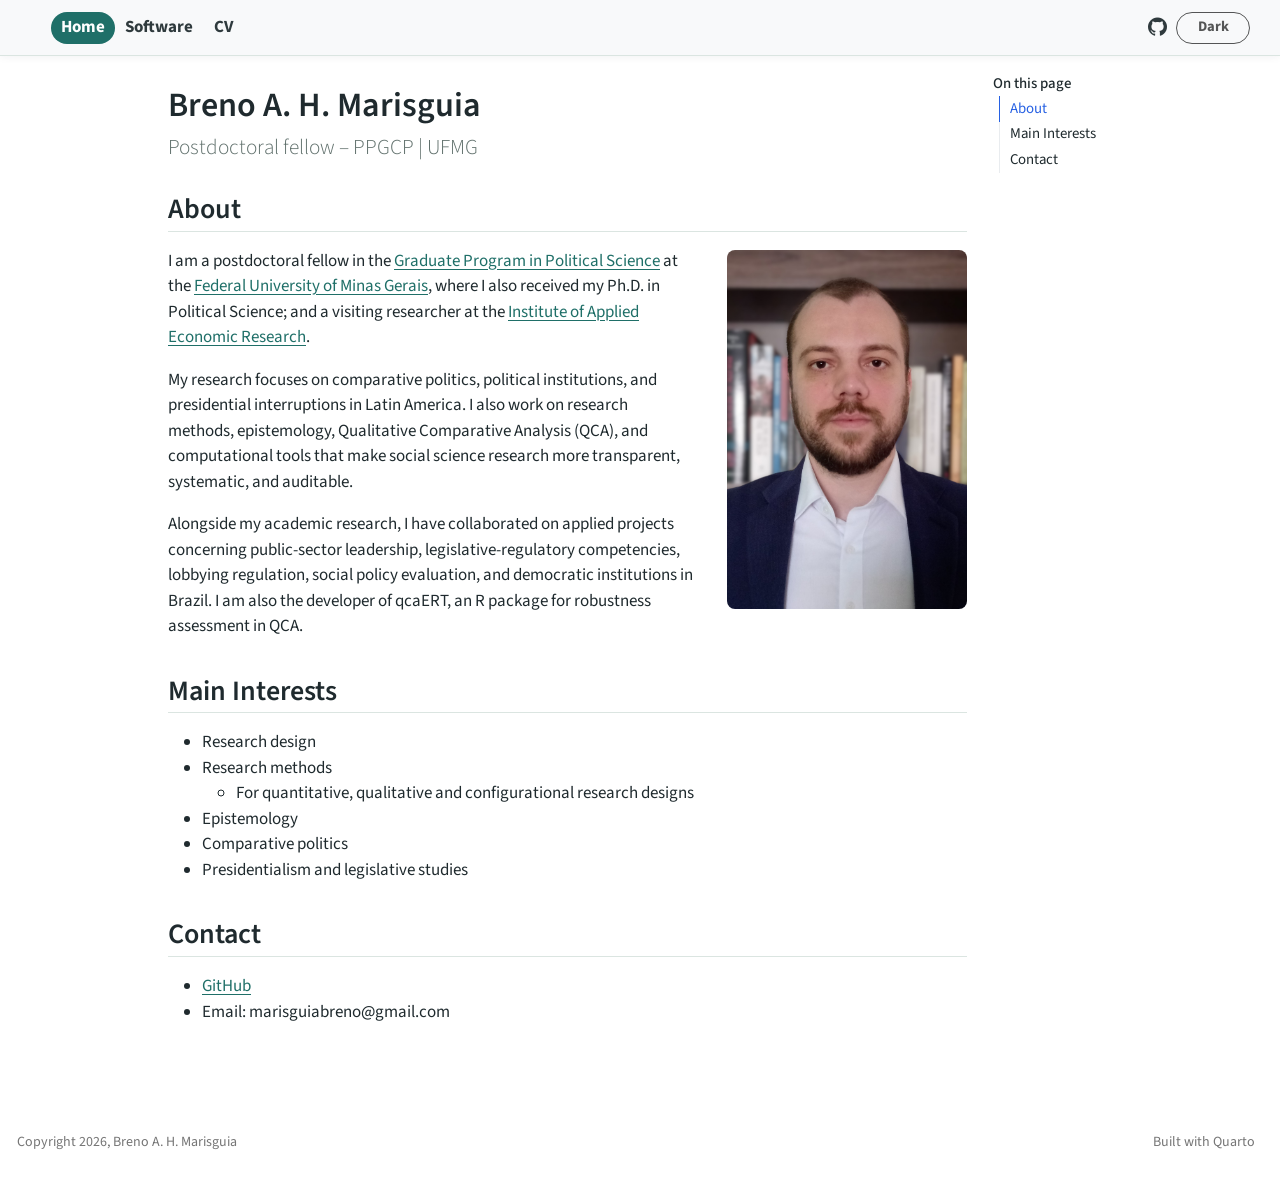
<file: docs/index.html>
<!DOCTYPE html>
<html xmlns="http://www.w3.org/1999/xhtml" lang="en" xml:lang="en"><head>

<meta charset="utf-8">
<meta name="generator" content="quarto-1.8.25">

<meta name="viewport" content="width=device-width, initial-scale=1.0, user-scalable=yes">


<title>Breno A. H. Marisguia</title>
<style>
code{white-space: pre-wrap;}
span.smallcaps{font-variant: small-caps;}
div.columns{display: flex; gap: min(4vw, 1.5em);}
div.column{flex: auto; overflow-x: auto;}
div.hanging-indent{margin-left: 1.5em; text-indent: -1.5em;}
ul.task-list{list-style: none;}
ul.task-list li input[type="checkbox"] {
  width: 0.8em;
  margin: 0 0.8em 0.2em -1em; /* quarto-specific, see https://github.com/quarto-dev/quarto-cli/issues/4556 */ 
  vertical-align: middle;
}
</style>


<script src="site_libs/quarto-nav/quarto-nav.js"></script>
<script src="site_libs/clipboard/clipboard.min.js"></script>
<script src="site_libs/quarto-html/quarto.js" type="module"></script>
<script src="site_libs/quarto-html/tabsets/tabsets.js" type="module"></script>
<script src="site_libs/quarto-html/axe/axe-check.js" type="module"></script>
<script src="site_libs/quarto-html/popper.min.js"></script>
<script src="site_libs/quarto-html/tippy.umd.min.js"></script>
<script src="site_libs/quarto-html/anchor.min.js"></script>
<link href="site_libs/quarto-html/tippy.css" rel="stylesheet">
<link href="site_libs/quarto-html/quarto-syntax-highlighting-7b89279ff1a6dce999919e0e67d4d9ec.css" rel="stylesheet" class="quarto-color-scheme" id="quarto-text-highlighting-styles">
<link href="site_libs/quarto-html/quarto-syntax-highlighting-dark-707d8167ce6003fca903bfe2be84ab7f.css" rel="stylesheet" class="quarto-color-scheme quarto-color-alternate" id="quarto-text-highlighting-styles">
<link href="site_libs/quarto-html/quarto-syntax-highlighting-7b89279ff1a6dce999919e0e67d4d9ec.css" rel="stylesheet" class="quarto-color-scheme-extra" id="quarto-text-highlighting-styles">
<script src="site_libs/bootstrap/bootstrap.min.js"></script>
<link href="site_libs/bootstrap/bootstrap-icons.css" rel="stylesheet">
<link href="site_libs/bootstrap/bootstrap-e31584831b205ffbb2d98406f31c2a5b.min.css" rel="stylesheet" append-hash="true" class="quarto-color-scheme" id="quarto-bootstrap" data-mode="light">
<link href="site_libs/bootstrap/bootstrap-dark-24772959a0e306aba8d7698078628ce7.min.css" rel="stylesheet" append-hash="true" class="quarto-color-scheme quarto-color-alternate" id="quarto-bootstrap" data-mode="dark">
<link href="site_libs/bootstrap/bootstrap-e31584831b205ffbb2d98406f31c2a5b.min.css" rel="stylesheet" append-hash="true" class="quarto-color-scheme-extra" id="quarto-bootstrap" data-mode="light">
<script id="quarto-search-options" type="application/json">{
  "language": {
    "search-no-results-text": "No results",
    "search-matching-documents-text": "matching documents",
    "search-copy-link-title": "Copy link to search",
    "search-hide-matches-text": "Hide additional matches",
    "search-more-match-text": "more match in this document",
    "search-more-matches-text": "more matches in this document",
    "search-clear-button-title": "Clear",
    "search-text-placeholder": "",
    "search-detached-cancel-button-title": "Cancel",
    "search-submit-button-title": "Submit",
    "search-label": "Search"
  }
}</script>


<link rel="stylesheet" href="styles.css">
</head>

<body class="nav-fixed quarto-light"><script id="quarto-html-before-body" type="application/javascript">
    const toggleBodyColorMode = (bsSheetEl) => {
      const mode = bsSheetEl.getAttribute("data-mode");
      const bodyEl = window.document.querySelector("body");
      if (mode === "dark") {
        bodyEl.classList.add("quarto-dark");
        bodyEl.classList.remove("quarto-light");
      } else {
        bodyEl.classList.add("quarto-light");
        bodyEl.classList.remove("quarto-dark");
      }
    }
    const toggleBodyColorPrimary = () => {
      const bsSheetEl = window.document.querySelector("link#quarto-bootstrap:not([rel=disabled-stylesheet])");
      if (bsSheetEl) {
        toggleBodyColorMode(bsSheetEl);
      }
    }
    const setColorSchemeToggle = (alternate) => {
      const toggles = window.document.querySelectorAll('.quarto-color-scheme-toggle');
      for (let i=0; i < toggles.length; i++) {
        const toggle = toggles[i];
        if (toggle) {
          if (alternate) {
            toggle.classList.add("alternate");
          } else {
            toggle.classList.remove("alternate");
          }
        }
      }
    };
    const toggleColorMode = (alternate) => {
      // Switch the stylesheets
      const primaryStylesheets = window.document.querySelectorAll('link.quarto-color-scheme:not(.quarto-color-alternate)');
      const alternateStylesheets = window.document.querySelectorAll('link.quarto-color-scheme.quarto-color-alternate');
      manageTransitions('#quarto-margin-sidebar .nav-link', false);
      if (alternate) {
        // note: dark is layered on light, we don't disable primary!
        enableStylesheet(alternateStylesheets);
        for (const sheetNode of alternateStylesheets) {
          if (sheetNode.id === "quarto-bootstrap") {
            toggleBodyColorMode(sheetNode);
          }
        }
      } else {
        disableStylesheet(alternateStylesheets);
        enableStylesheet(primaryStylesheets)
        toggleBodyColorPrimary();
      }
      manageTransitions('#quarto-margin-sidebar .nav-link', true);
      // Switch the toggles
      setColorSchemeToggle(alternate)
      // Hack to workaround the fact that safari doesn't
      // properly recolor the scrollbar when toggling (#1455)
      if (navigator.userAgent.indexOf('Safari') > 0 && navigator.userAgent.indexOf('Chrome') == -1) {
        manageTransitions("body", false);
        window.scrollTo(0, 1);
        setTimeout(() => {
          window.scrollTo(0, 0);
          manageTransitions("body", true);
        }, 40);
      }
    }
    const disableStylesheet = (stylesheets) => {
      for (let i=0; i < stylesheets.length; i++) {
        const stylesheet = stylesheets[i];
        stylesheet.rel = 'disabled-stylesheet';
      }
    }
    const enableStylesheet = (stylesheets) => {
      for (let i=0; i < stylesheets.length; i++) {
        const stylesheet = stylesheets[i];
        if(stylesheet.rel !== 'stylesheet') { // for Chrome, which will still FOUC without this check
          stylesheet.rel = 'stylesheet';
        }
      }
    }
    const manageTransitions = (selector, allowTransitions) => {
      const els = window.document.querySelectorAll(selector);
      for (let i=0; i < els.length; i++) {
        const el = els[i];
        if (allowTransitions) {
          el.classList.remove('notransition');
        } else {
          el.classList.add('notransition');
        }
      }
    }
    const isFileUrl = () => {
      return window.location.protocol === 'file:';
    }
    const hasAlternateSentinel = () => {
      let styleSentinel = getColorSchemeSentinel();
      if (styleSentinel !== null) {
        return styleSentinel === "alternate";
      } else {
        return false;
      }
    }
    const setStyleSentinel = (alternate) => {
      const value = alternate ? "alternate" : "default";
      if (!isFileUrl()) {
        window.localStorage.setItem("quarto-color-scheme", value);
      } else {
        localAlternateSentinel = value;
      }
    }
    const getColorSchemeSentinel = () => {
      if (!isFileUrl()) {
        const storageValue = window.localStorage.getItem("quarto-color-scheme");
        return storageValue != null ? storageValue : localAlternateSentinel;
      } else {
        return localAlternateSentinel;
      }
    }
    const toggleGiscusIfUsed = (isAlternate, darkModeDefault) => {
      const baseTheme = document.querySelector('#giscus-base-theme')?.value ?? 'light';
      const alternateTheme = document.querySelector('#giscus-alt-theme')?.value ?? 'dark';
      let newTheme = '';
      if(authorPrefersDark) {
        newTheme = isAlternate ? baseTheme : alternateTheme;
      } else {
        newTheme = isAlternate ? alternateTheme : baseTheme;
      }
      const changeGiscusTheme = () => {
        // From: https://github.com/giscus/giscus/issues/336
        const sendMessage = (message) => {
          const iframe = document.querySelector('iframe.giscus-frame');
          if (!iframe) return;
          iframe.contentWindow.postMessage({ giscus: message }, 'https://giscus.app');
        }
        sendMessage({
          setConfig: {
            theme: newTheme
          }
        });
      }
      const isGiscussLoaded = window.document.querySelector('iframe.giscus-frame') !== null;
      if (isGiscussLoaded) {
        changeGiscusTheme();
      }
    };
    const authorPrefersDark = false;
    const darkModeDefault = authorPrefersDark;
      document.querySelector('link#quarto-text-highlighting-styles.quarto-color-scheme-extra').rel = 'disabled-stylesheet';
      document.querySelector('link#quarto-bootstrap.quarto-color-scheme-extra').rel = 'disabled-stylesheet';
    let localAlternateSentinel = darkModeDefault ? 'alternate' : 'default';
    // Dark / light mode switch
    window.quartoToggleColorScheme = () => {
      // Read the current dark / light value
      let toAlternate = !hasAlternateSentinel();
      toggleColorMode(toAlternate);
      setStyleSentinel(toAlternate);
      toggleGiscusIfUsed(toAlternate, darkModeDefault);
      window.dispatchEvent(new Event('resize'));
    };
    // Switch to dark mode if need be
    if (hasAlternateSentinel()) {
      toggleColorMode(true);
    } else {
      toggleColorMode(false);
    }
  </script>

<div id="quarto-search-results"></div>
  <header id="quarto-header" class="headroom fixed-top">
    <nav class="navbar navbar-expand-lg " data-bs-theme="dark">
      <div class="navbar-container container-fluid">
      <div class="navbar-brand-container mx-auto">
    <a href="./index.html" class="navbar-brand navbar-brand-logo">
    </a>
    <a class="navbar-brand" href="./index.html">
    <span class="navbar-title">Breno A. H. Marisguia</span>
    </a>
  </div>
          <button class="navbar-toggler" type="button" data-bs-toggle="collapse" data-bs-target="#navbarCollapse" aria-controls="navbarCollapse" role="menu" aria-expanded="false" aria-label="Toggle navigation" onclick="if (window.quartoToggleHeadroom) { window.quartoToggleHeadroom(); }">
  <span class="navbar-toggler-icon"></span>
</button>
          <div class="collapse navbar-collapse" id="navbarCollapse">
            <ul class="navbar-nav navbar-nav-scroll me-auto">
  <li class="nav-item">
    <a class="nav-link active" href="./index.html" aria-current="page"> 
<span class="menu-text">Home</span></a>
  </li>  
  <li class="nav-item">
    <a class="nav-link" href="./software.html"> 
<span class="menu-text">Software</span></a>
  </li>  
  <li class="nav-item">
    <a class="nav-link" href="./cv.html"> 
<span class="menu-text">CV</span></a>
  </li>  
</ul>
            <ul class="navbar-nav navbar-nav-scroll ms-auto">
  <li class="nav-item compact">
    <a class="nav-link" href="https://github.com/marisguia"> <i class="bi bi-github" role="img" aria-label="GitHub">
</i> 
<span class="menu-text"></span></a>
  </li>  
</ul>
          </div> <!-- /navcollapse -->
            <div class="quarto-navbar-tools">
  <a href="" class="quarto-color-scheme-toggle quarto-navigation-tool  px-1" onclick="window.quartoToggleColorScheme(); return false;" title="Toggle dark mode"><i class="bi"></i></a>
</div>
      </div> <!-- /container-fluid -->
    </nav>
</header>
<!-- content -->
<div id="quarto-content" class="quarto-container page-columns page-rows-contents page-layout-article page-navbar">
<!-- sidebar -->
<!-- margin-sidebar -->
    <div id="quarto-margin-sidebar" class="sidebar margin-sidebar">
        <nav id="TOC" role="doc-toc" class="toc-active">
    <h2 id="toc-title">On this page</h2>
   
  <ul>
  <li><a href="#about" id="toc-about" class="nav-link active" data-scroll-target="#about">About</a></li>
  <li><a href="#main-interests" id="toc-main-interests" class="nav-link" data-scroll-target="#main-interests">Main Interests</a></li>
  <li><a href="#contact" id="toc-contact" class="nav-link" data-scroll-target="#contact">Contact</a></li>
  </ul>
</nav>
    </div>
<!-- main -->
<main class="content" id="quarto-document-content">


<header id="title-block-header" class="quarto-title-block default">
<div class="quarto-title">
<h1 class="title">Breno A. H. Marisguia</h1>
<p class="subtitle lead">Postdoctoral fellow – PPGCP | UFMG</p>
</div>



<div class="quarto-title-meta">

    
  
    
  </div>
  


</header>


<section id="about" class="level2">
<h2 class="anchored" data-anchor-id="about">About</h2>
<p><img src="marisguia.jpg" class="profile-photo img-fluid" alt="Breno A. H. Marisguia"></p>
<p>I am a postdoctoral fellow in the <a href="http://ppgcp.fafich.ufmg.br/indexi.php">Graduate Program in Political Science</a> at the <a href="https://www.ufmg.br/">Federal University of Minas Gerais</a>, where I also received my Ph.D.&nbsp;in Political Science; and a visiting researcher at the <a href="https://www.ipea.gov.br/portal/">Institute of Applied Economic Research</a>.</p>
<p>My research focuses on comparative politics, political institutions, and presidential interruptions in Latin America. I also work on research methods, epistemology, Qualitative Comparative Analysis (QCA), and computational tools that make social science research more transparent, systematic, and auditable.</p>
<p>Alongside my academic research, I have collaborated on applied projects concerning public-sector leadership, legislative-regulatory competencies, lobbying regulation, social policy evaluation, and democratic institutions in Brazil. I am also the developer of qcaERT, an R package for robustness assessment in QCA.</p>
</section>
<section id="main-interests" class="level2">
<h2 class="anchored" data-anchor-id="main-interests">Main Interests</h2>
<ul>
<li>Research design</li>
<li>Research methods
<ul>
<li>For quantitative, qualitative and configurational research designs</li>
</ul></li>
<li>Epistemology</li>
<li>Comparative politics</li>
<li>Presidentialism and legislative studies</li>
</ul>
</section>
<section id="contact" class="level2">
<h2 class="anchored" data-anchor-id="contact">Contact</h2>
<ul>
<li><a href="https://github.com/marisguia">GitHub</a></li>
<li>Email: marisguiabreno@gmail.com</li>
</ul>


</section>

</main> <!-- /main -->
<script id="quarto-html-after-body" type="application/javascript">
  window.document.addEventListener("DOMContentLoaded", function (event) {
    // Ensure there is a toggle, if there isn't float one in the top right
    if (window.document.querySelector('.quarto-color-scheme-toggle') === null) {
      const a = window.document.createElement('a');
      a.classList.add('top-right');
      a.classList.add('quarto-color-scheme-toggle');
      a.href = "";
      a.onclick = function() { try { window.quartoToggleColorScheme(); } catch {} return false; };
      const i = window.document.createElement("i");
      i.classList.add('bi');
      a.appendChild(i);
      window.document.body.appendChild(a);
    }
    setColorSchemeToggle(hasAlternateSentinel())
    const icon = "";
    const anchorJS = new window.AnchorJS();
    anchorJS.options = {
      placement: 'right',
      icon: icon
    };
    anchorJS.add('.anchored');
    const isCodeAnnotation = (el) => {
      for (const clz of el.classList) {
        if (clz.startsWith('code-annotation-')) {                     
          return true;
        }
      }
      return false;
    }
    const onCopySuccess = function(e) {
      // button target
      const button = e.trigger;
      // don't keep focus
      button.blur();
      // flash "checked"
      button.classList.add('code-copy-button-checked');
      var currentTitle = button.getAttribute("title");
      button.setAttribute("title", "Copied!");
      let tooltip;
      if (window.bootstrap) {
        button.setAttribute("data-bs-toggle", "tooltip");
        button.setAttribute("data-bs-placement", "left");
        button.setAttribute("data-bs-title", "Copied!");
        tooltip = new bootstrap.Tooltip(button, 
          { trigger: "manual", 
            customClass: "code-copy-button-tooltip",
            offset: [0, -8]});
        tooltip.show();    
      }
      setTimeout(function() {
        if (tooltip) {
          tooltip.hide();
          button.removeAttribute("data-bs-title");
          button.removeAttribute("data-bs-toggle");
          button.removeAttribute("data-bs-placement");
        }
        button.setAttribute("title", currentTitle);
        button.classList.remove('code-copy-button-checked');
      }, 1000);
      // clear code selection
      e.clearSelection();
    }
    const getTextToCopy = function(trigger) {
      const outerScaffold = trigger.parentElement.cloneNode(true);
      const codeEl = outerScaffold.querySelector('code');
      for (const childEl of codeEl.children) {
        if (isCodeAnnotation(childEl)) {
          childEl.remove();
        }
      }
      return codeEl.innerText;
    }
    const clipboard = new window.ClipboardJS('.code-copy-button:not([data-in-quarto-modal])', {
      text: getTextToCopy
    });
    clipboard.on('success', onCopySuccess);
    if (window.document.getElementById('quarto-embedded-source-code-modal')) {
      const clipboardModal = new window.ClipboardJS('.code-copy-button[data-in-quarto-modal]', {
        text: getTextToCopy,
        container: window.document.getElementById('quarto-embedded-source-code-modal')
      });
      clipboardModal.on('success', onCopySuccess);
    }
      var localhostRegex = new RegExp(/^(?:http|https):\/\/localhost\:?[0-9]*\//);
      var mailtoRegex = new RegExp(/^mailto:/);
        var filterRegex = new RegExp("https:\/\/marisguia\.github\.io");
      var isInternal = (href) => {
          return filterRegex.test(href) || localhostRegex.test(href) || mailtoRegex.test(href);
      }
      // Inspect non-navigation links and adorn them if external
     var links = window.document.querySelectorAll('a[href]:not(.nav-link):not(.navbar-brand):not(.toc-action):not(.sidebar-link):not(.sidebar-item-toggle):not(.pagination-link):not(.no-external):not([aria-hidden]):not(.dropdown-item):not(.quarto-navigation-tool):not(.about-link)');
      for (var i=0; i<links.length; i++) {
        const link = links[i];
        if (!isInternal(link.href)) {
          // undo the damage that might have been done by quarto-nav.js in the case of
          // links that we want to consider external
          if (link.dataset.originalHref !== undefined) {
            link.href = link.dataset.originalHref;
          }
            // target, if specified
            link.setAttribute("target", "_blank");
            if (link.getAttribute("rel") === null) {
              link.setAttribute("rel", "noopener");
            }
        }
      }
    function tippyHover(el, contentFn, onTriggerFn, onUntriggerFn) {
      const config = {
        allowHTML: true,
        maxWidth: 500,
        delay: 100,
        arrow: false,
        appendTo: function(el) {
            return el.parentElement;
        },
        interactive: true,
        interactiveBorder: 10,
        theme: 'quarto',
        placement: 'bottom-start',
      };
      if (contentFn) {
        config.content = contentFn;
      }
      if (onTriggerFn) {
        config.onTrigger = onTriggerFn;
      }
      if (onUntriggerFn) {
        config.onUntrigger = onUntriggerFn;
      }
      window.tippy(el, config); 
    }
    const noterefs = window.document.querySelectorAll('a[role="doc-noteref"]');
    for (var i=0; i<noterefs.length; i++) {
      const ref = noterefs[i];
      tippyHover(ref, function() {
        // use id or data attribute instead here
        let href = ref.getAttribute('data-footnote-href') || ref.getAttribute('href');
        try { href = new URL(href).hash; } catch {}
        const id = href.replace(/^#\/?/, "");
        const note = window.document.getElementById(id);
        if (note) {
          return note.innerHTML;
        } else {
          return "";
        }
      });
    }
    const xrefs = window.document.querySelectorAll('a.quarto-xref');
    const processXRef = (id, note) => {
      // Strip column container classes
      const stripColumnClz = (el) => {
        el.classList.remove("page-full", "page-columns");
        if (el.children) {
          for (const child of el.children) {
            stripColumnClz(child);
          }
        }
      }
      stripColumnClz(note)
      if (id === null || id.startsWith('sec-')) {
        // Special case sections, only their first couple elements
        const container = document.createElement("div");
        if (note.children && note.children.length > 2) {
          container.appendChild(note.children[0].cloneNode(true));
          for (let i = 1; i < note.children.length; i++) {
            const child = note.children[i];
            if (child.tagName === "P" && child.innerText === "") {
              continue;
            } else {
              container.appendChild(child.cloneNode(true));
              break;
            }
          }
          if (window.Quarto?.typesetMath) {
            window.Quarto.typesetMath(container);
          }
          return container.innerHTML
        } else {
          if (window.Quarto?.typesetMath) {
            window.Quarto.typesetMath(note);
          }
          return note.innerHTML;
        }
      } else {
        // Remove any anchor links if they are present
        const anchorLink = note.querySelector('a.anchorjs-link');
        if (anchorLink) {
          anchorLink.remove();
        }
        if (window.Quarto?.typesetMath) {
          window.Quarto.typesetMath(note);
        }
        if (note.classList.contains("callout")) {
          return note.outerHTML;
        } else {
          return note.innerHTML;
        }
      }
    }
    for (var i=0; i<xrefs.length; i++) {
      const xref = xrefs[i];
      tippyHover(xref, undefined, function(instance) {
        instance.disable();
        let url = xref.getAttribute('href');
        let hash = undefined; 
        if (url.startsWith('#')) {
          hash = url;
        } else {
          try { hash = new URL(url).hash; } catch {}
        }
        if (hash) {
          const id = hash.replace(/^#\/?/, "");
          const note = window.document.getElementById(id);
          if (note !== null) {
            try {
              const html = processXRef(id, note.cloneNode(true));
              instance.setContent(html);
            } finally {
              instance.enable();
              instance.show();
            }
          } else {
            // See if we can fetch this
            fetch(url.split('#')[0])
            .then(res => res.text())
            .then(html => {
              const parser = new DOMParser();
              const htmlDoc = parser.parseFromString(html, "text/html");
              const note = htmlDoc.getElementById(id);
              if (note !== null) {
                const html = processXRef(id, note);
                instance.setContent(html);
              } 
            }).finally(() => {
              instance.enable();
              instance.show();
            });
          }
        } else {
          // See if we can fetch a full url (with no hash to target)
          // This is a special case and we should probably do some content thinning / targeting
          fetch(url)
          .then(res => res.text())
          .then(html => {
            const parser = new DOMParser();
            const htmlDoc = parser.parseFromString(html, "text/html");
            const note = htmlDoc.querySelector('main.content');
            if (note !== null) {
              // This should only happen for chapter cross references
              // (since there is no id in the URL)
              // remove the first header
              if (note.children.length > 0 && note.children[0].tagName === "HEADER") {
                note.children[0].remove();
              }
              const html = processXRef(null, note);
              instance.setContent(html);
            } 
          }).finally(() => {
            instance.enable();
            instance.show();
          });
        }
      }, function(instance) {
      });
    }
        let selectedAnnoteEl;
        const selectorForAnnotation = ( cell, annotation) => {
          let cellAttr = 'data-code-cell="' + cell + '"';
          let lineAttr = 'data-code-annotation="' +  annotation + '"';
          const selector = 'span[' + cellAttr + '][' + lineAttr + ']';
          return selector;
        }
        const selectCodeLines = (annoteEl) => {
          const doc = window.document;
          const targetCell = annoteEl.getAttribute("data-target-cell");
          const targetAnnotation = annoteEl.getAttribute("data-target-annotation");
          const annoteSpan = window.document.querySelector(selectorForAnnotation(targetCell, targetAnnotation));
          const lines = annoteSpan.getAttribute("data-code-lines").split(",");
          const lineIds = lines.map((line) => {
            return targetCell + "-" + line;
          })
          let top = null;
          let height = null;
          let parent = null;
          if (lineIds.length > 0) {
              //compute the position of the single el (top and bottom and make a div)
              const el = window.document.getElementById(lineIds[0]);
              top = el.offsetTop;
              height = el.offsetHeight;
              parent = el.parentElement.parentElement;
            if (lineIds.length > 1) {
              const lastEl = window.document.getElementById(lineIds[lineIds.length - 1]);
              const bottom = lastEl.offsetTop + lastEl.offsetHeight;
              height = bottom - top;
            }
            if (top !== null && height !== null && parent !== null) {
              // cook up a div (if necessary) and position it 
              let div = window.document.getElementById("code-annotation-line-highlight");
              if (div === null) {
                div = window.document.createElement("div");
                div.setAttribute("id", "code-annotation-line-highlight");
                div.style.position = 'absolute';
                parent.appendChild(div);
              }
              div.style.top = top - 2 + "px";
              div.style.height = height + 4 + "px";
              div.style.left = 0;
              let gutterDiv = window.document.getElementById("code-annotation-line-highlight-gutter");
              if (gutterDiv === null) {
                gutterDiv = window.document.createElement("div");
                gutterDiv.setAttribute("id", "code-annotation-line-highlight-gutter");
                gutterDiv.style.position = 'absolute';
                const codeCell = window.document.getElementById(targetCell);
                const gutter = codeCell.querySelector('.code-annotation-gutter');
                gutter.appendChild(gutterDiv);
              }
              gutterDiv.style.top = top - 2 + "px";
              gutterDiv.style.height = height + 4 + "px";
            }
            selectedAnnoteEl = annoteEl;
          }
        };
        const unselectCodeLines = () => {
          const elementsIds = ["code-annotation-line-highlight", "code-annotation-line-highlight-gutter"];
          elementsIds.forEach((elId) => {
            const div = window.document.getElementById(elId);
            if (div) {
              div.remove();
            }
          });
          selectedAnnoteEl = undefined;
        };
          // Handle positioning of the toggle
      window.addEventListener(
        "resize",
        throttle(() => {
          elRect = undefined;
          if (selectedAnnoteEl) {
            selectCodeLines(selectedAnnoteEl);
          }
        }, 10)
      );
      function throttle(fn, ms) {
      let throttle = false;
      let timer;
        return (...args) => {
          if(!throttle) { // first call gets through
              fn.apply(this, args);
              throttle = true;
          } else { // all the others get throttled
              if(timer) clearTimeout(timer); // cancel #2
              timer = setTimeout(() => {
                fn.apply(this, args);
                timer = throttle = false;
              }, ms);
          }
        };
      }
        // Attach click handler to the DT
        const annoteDls = window.document.querySelectorAll('dt[data-target-cell]');
        for (const annoteDlNode of annoteDls) {
          annoteDlNode.addEventListener('click', (event) => {
            const clickedEl = event.target;
            if (clickedEl !== selectedAnnoteEl) {
              unselectCodeLines();
              const activeEl = window.document.querySelector('dt[data-target-cell].code-annotation-active');
              if (activeEl) {
                activeEl.classList.remove('code-annotation-active');
              }
              selectCodeLines(clickedEl);
              clickedEl.classList.add('code-annotation-active');
            } else {
              // Unselect the line
              unselectCodeLines();
              clickedEl.classList.remove('code-annotation-active');
            }
          });
        }
    const findCites = (el) => {
      const parentEl = el.parentElement;
      if (parentEl) {
        const cites = parentEl.dataset.cites;
        if (cites) {
          return {
            el,
            cites: cites.split(' ')
          };
        } else {
          return findCites(el.parentElement)
        }
      } else {
        return undefined;
      }
    };
    var bibliorefs = window.document.querySelectorAll('a[role="doc-biblioref"]');
    for (var i=0; i<bibliorefs.length; i++) {
      const ref = bibliorefs[i];
      const citeInfo = findCites(ref);
      if (citeInfo) {
        tippyHover(citeInfo.el, function() {
          var popup = window.document.createElement('div');
          citeInfo.cites.forEach(function(cite) {
            var citeDiv = window.document.createElement('div');
            citeDiv.classList.add('hanging-indent');
            citeDiv.classList.add('csl-entry');
            var biblioDiv = window.document.getElementById('ref-' + cite);
            if (biblioDiv) {
              citeDiv.innerHTML = biblioDiv.innerHTML;
            }
            popup.appendChild(citeDiv);
          });
          return popup.innerHTML;
        });
      }
    }
  });
  </script>
</div> <!-- /content -->
<footer class="footer">
  <div class="nav-footer">
    <div class="nav-footer-left">
<p>Copyright 2026, Breno A. H. Marisguia</p>
</div>   
    <div class="nav-footer-center">
      &nbsp;
    </div>
    <div class="nav-footer-right">
      <ul class="footer-items list-unstyled">
    <li class="nav-item">
    <a class="nav-link" href="https://quarto.org">
<p>Built with Quarto</p>
</a>
  </li>  
</ul>
    </div>
  </div>
</footer>




</body></html>
</file>
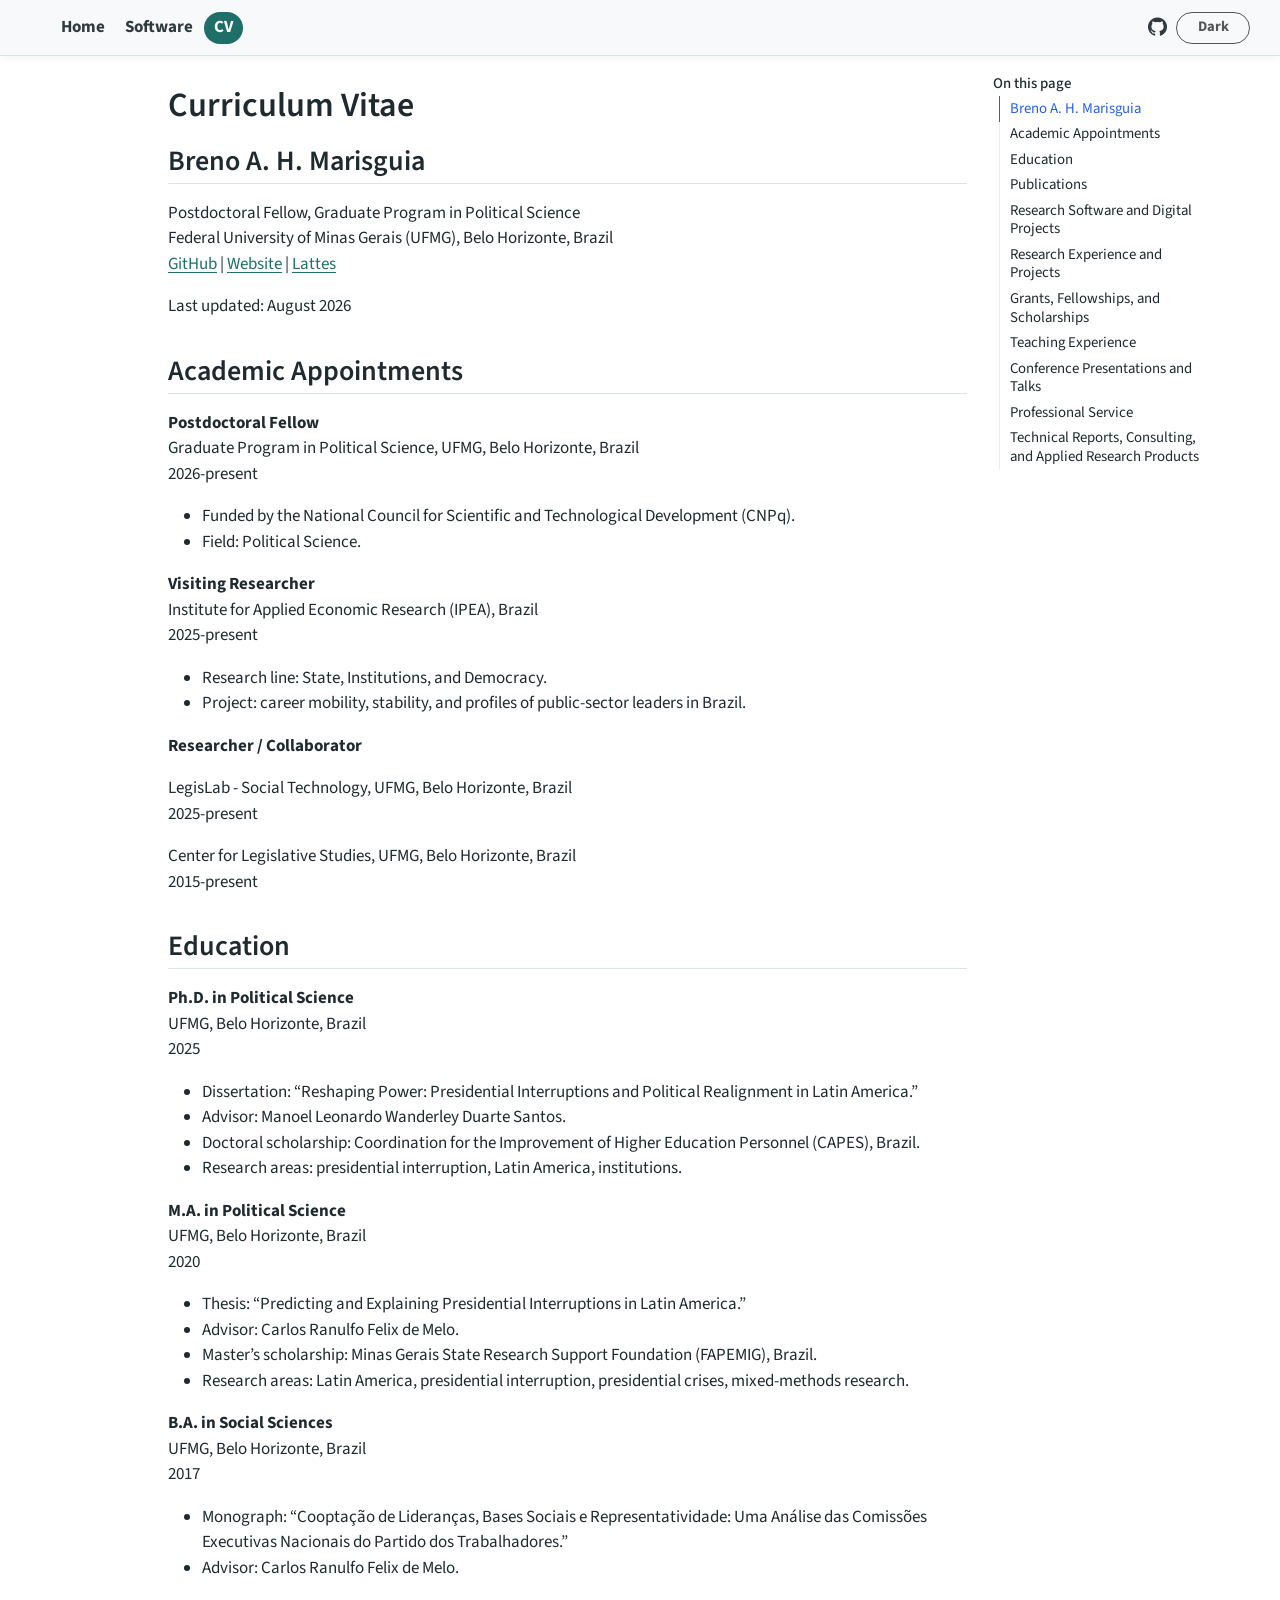
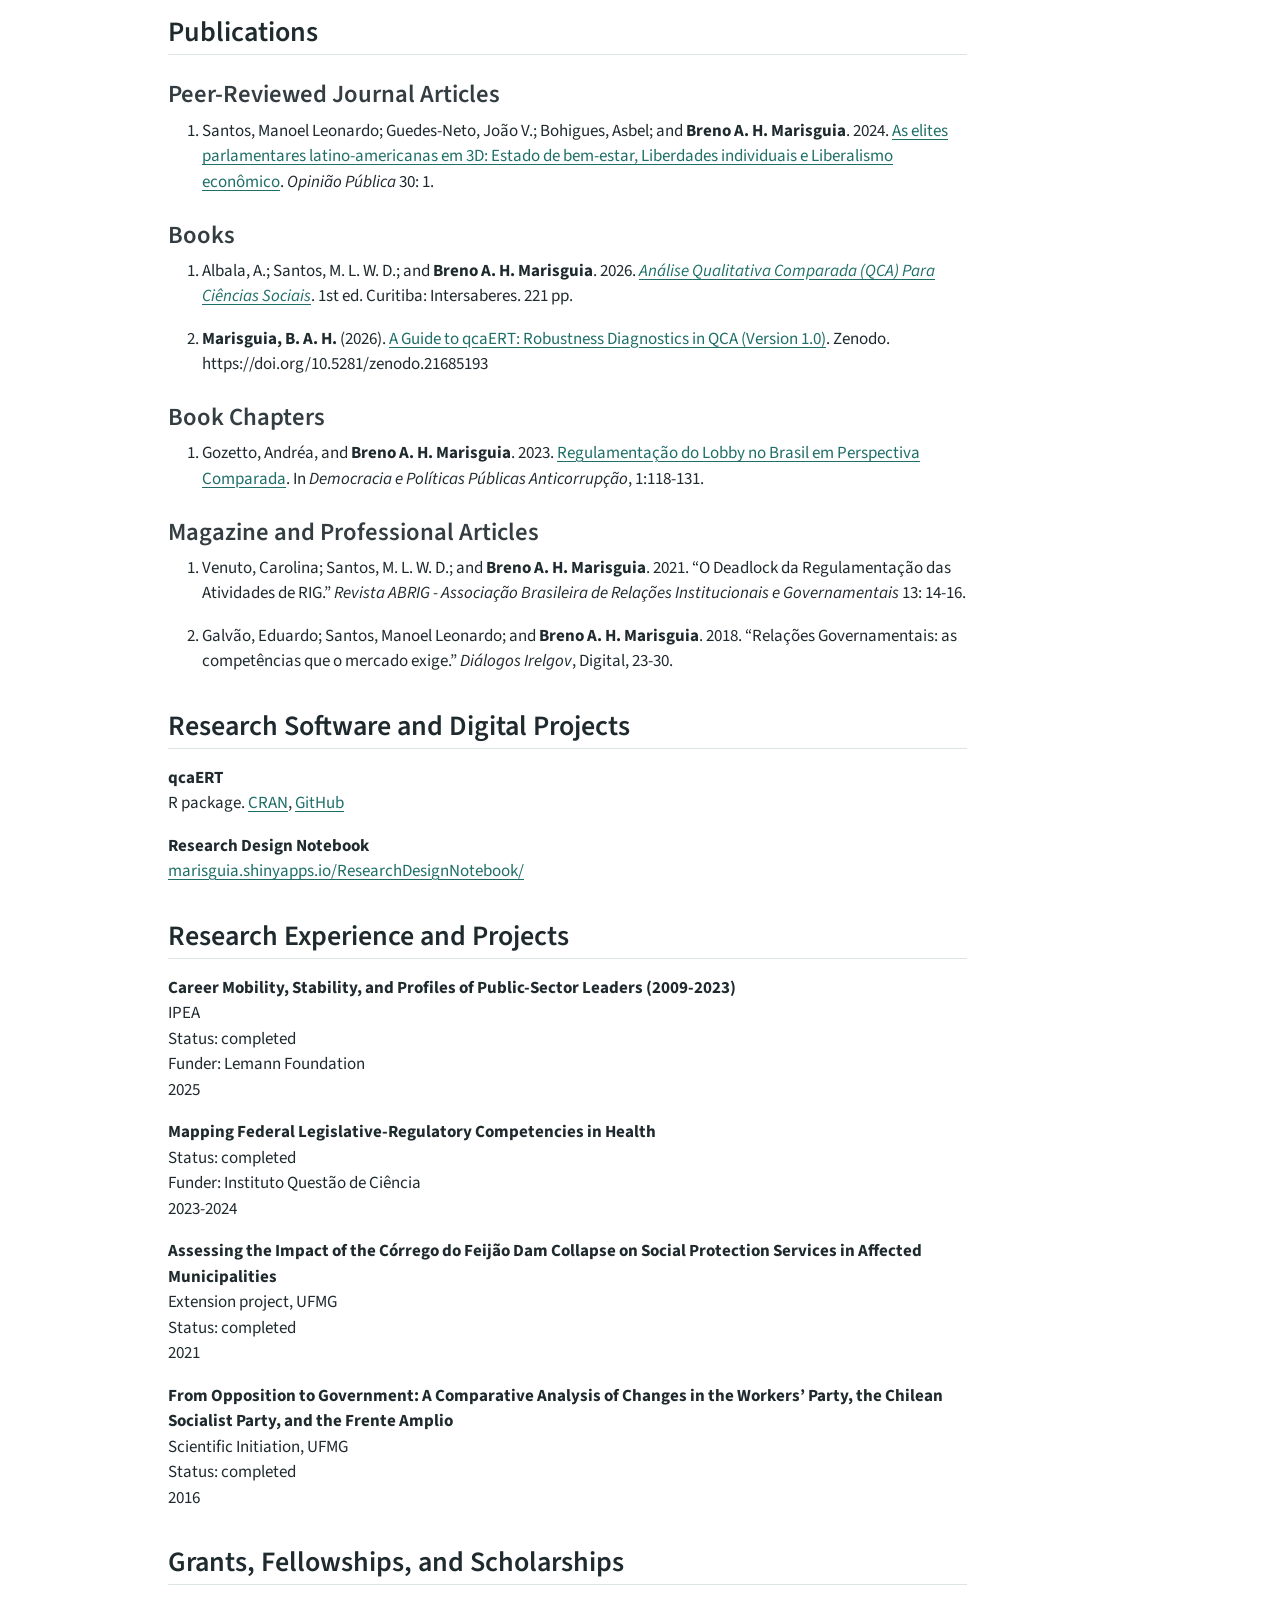
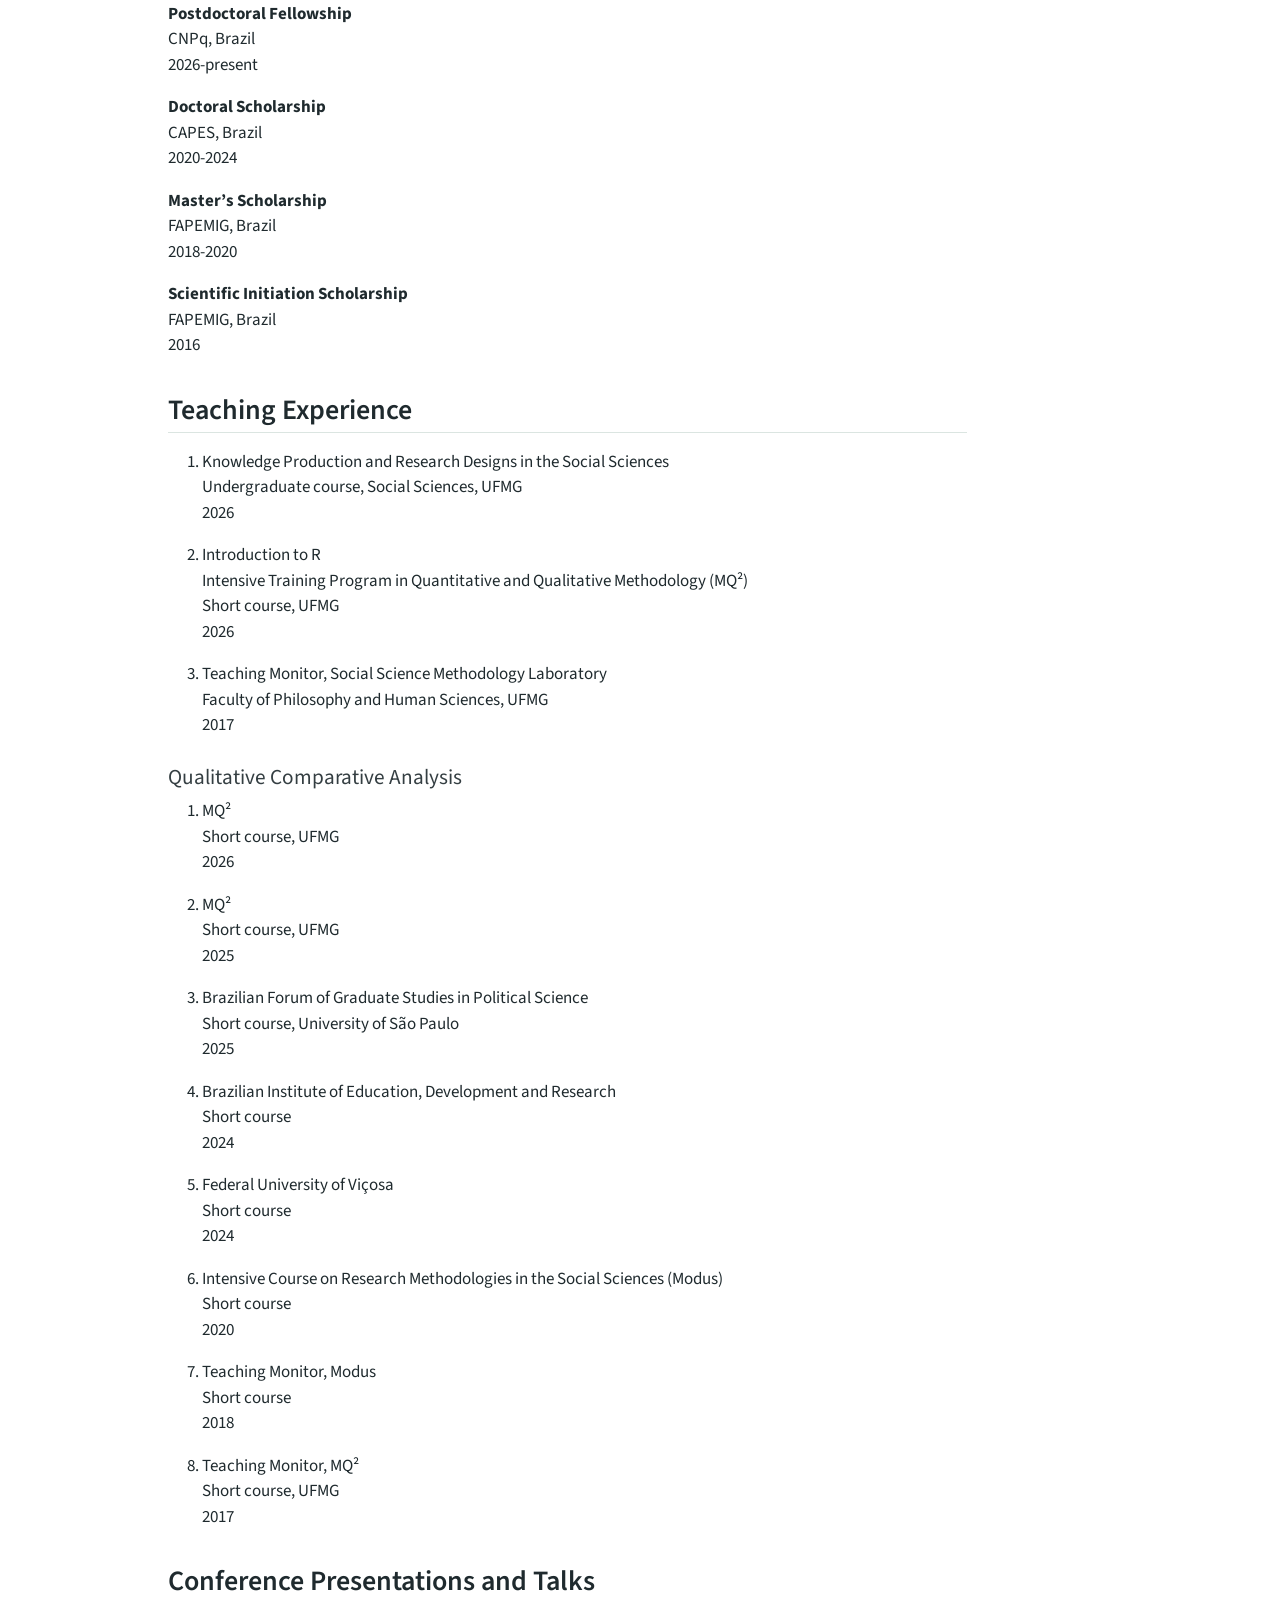
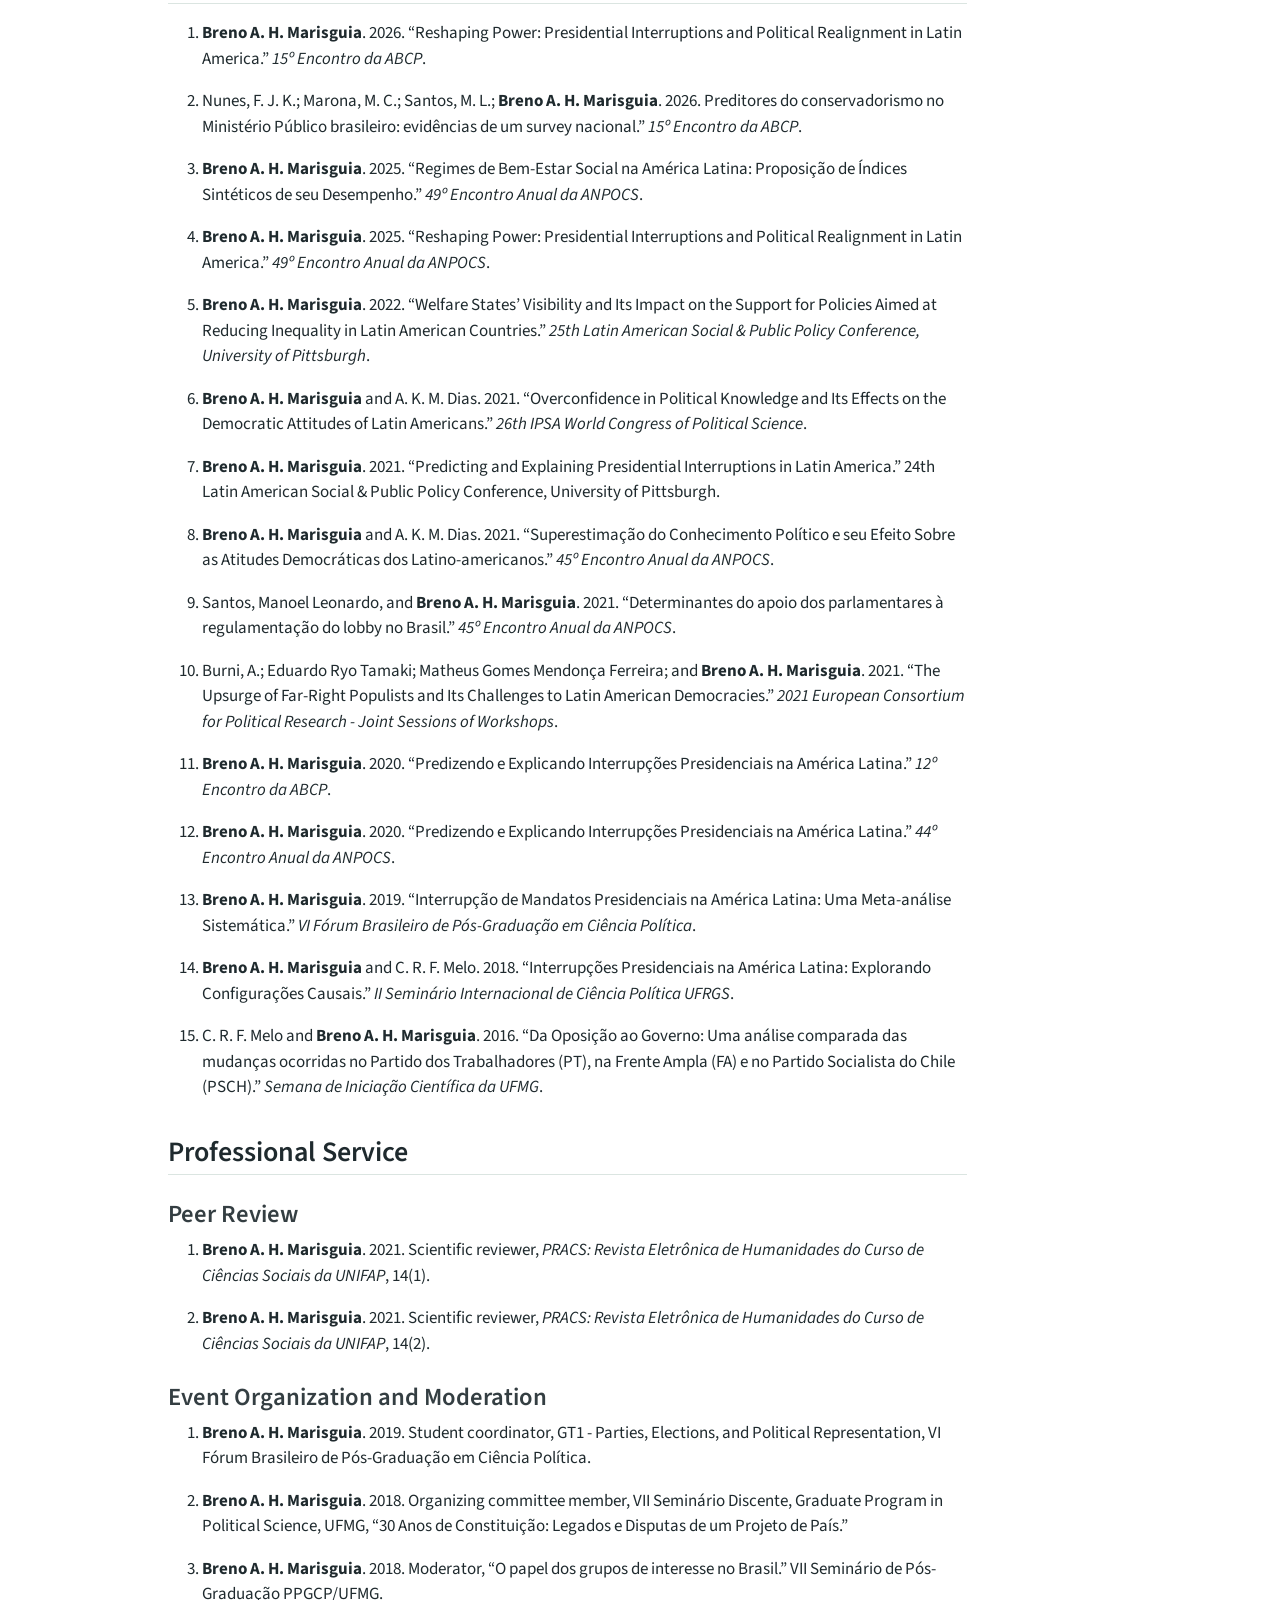
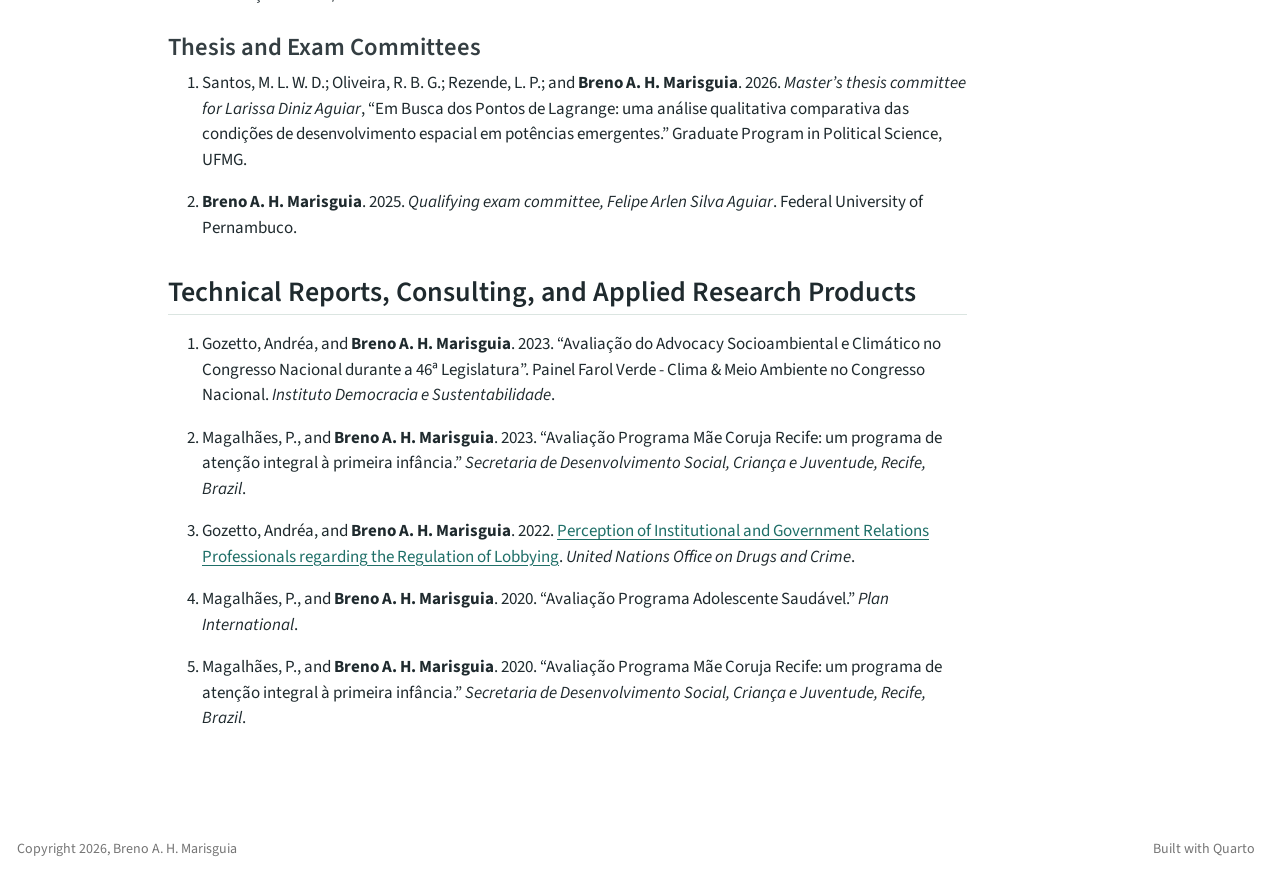
<file: docs/cv.html>
<!DOCTYPE html>
<html xmlns="http://www.w3.org/1999/xhtml" lang="en" xml:lang="en"><head>

<meta charset="utf-8">
<meta name="generator" content="quarto-1.8.25">

<meta name="viewport" content="width=device-width, initial-scale=1.0, user-scalable=yes">


<title>Curriculum Vitae – Breno A. H. Marisguia</title>
<style>
code{white-space: pre-wrap;}
span.smallcaps{font-variant: small-caps;}
div.columns{display: flex; gap: min(4vw, 1.5em);}
div.column{flex: auto; overflow-x: auto;}
div.hanging-indent{margin-left: 1.5em; text-indent: -1.5em;}
ul.task-list{list-style: none;}
ul.task-list li input[type="checkbox"] {
  width: 0.8em;
  margin: 0 0.8em 0.2em -1em; /* quarto-specific, see https://github.com/quarto-dev/quarto-cli/issues/4556 */ 
  vertical-align: middle;
}
</style>


<script src="site_libs/quarto-nav/quarto-nav.js"></script>
<script src="site_libs/clipboard/clipboard.min.js"></script>
<script src="site_libs/quarto-html/quarto.js" type="module"></script>
<script src="site_libs/quarto-html/tabsets/tabsets.js" type="module"></script>
<script src="site_libs/quarto-html/axe/axe-check.js" type="module"></script>
<script src="site_libs/quarto-html/popper.min.js"></script>
<script src="site_libs/quarto-html/tippy.umd.min.js"></script>
<script src="site_libs/quarto-html/anchor.min.js"></script>
<link href="site_libs/quarto-html/tippy.css" rel="stylesheet">
<link href="site_libs/quarto-html/quarto-syntax-highlighting-7b89279ff1a6dce999919e0e67d4d9ec.css" rel="stylesheet" class="quarto-color-scheme" id="quarto-text-highlighting-styles">
<link href="site_libs/quarto-html/quarto-syntax-highlighting-dark-707d8167ce6003fca903bfe2be84ab7f.css" rel="stylesheet" class="quarto-color-scheme quarto-color-alternate" id="quarto-text-highlighting-styles">
<link href="site_libs/quarto-html/quarto-syntax-highlighting-7b89279ff1a6dce999919e0e67d4d9ec.css" rel="stylesheet" class="quarto-color-scheme-extra" id="quarto-text-highlighting-styles">
<script src="site_libs/bootstrap/bootstrap.min.js"></script>
<link href="site_libs/bootstrap/bootstrap-icons.css" rel="stylesheet">
<link href="site_libs/bootstrap/bootstrap-e31584831b205ffbb2d98406f31c2a5b.min.css" rel="stylesheet" append-hash="true" class="quarto-color-scheme" id="quarto-bootstrap" data-mode="light">
<link href="site_libs/bootstrap/bootstrap-dark-24772959a0e306aba8d7698078628ce7.min.css" rel="stylesheet" append-hash="true" class="quarto-color-scheme quarto-color-alternate" id="quarto-bootstrap" data-mode="dark">
<link href="site_libs/bootstrap/bootstrap-e31584831b205ffbb2d98406f31c2a5b.min.css" rel="stylesheet" append-hash="true" class="quarto-color-scheme-extra" id="quarto-bootstrap" data-mode="light">
<script id="quarto-search-options" type="application/json">{
  "language": {
    "search-no-results-text": "No results",
    "search-matching-documents-text": "matching documents",
    "search-copy-link-title": "Copy link to search",
    "search-hide-matches-text": "Hide additional matches",
    "search-more-match-text": "more match in this document",
    "search-more-matches-text": "more matches in this document",
    "search-clear-button-title": "Clear",
    "search-text-placeholder": "",
    "search-detached-cancel-button-title": "Cancel",
    "search-submit-button-title": "Submit",
    "search-label": "Search"
  }
}</script>


<link rel="stylesheet" href="styles.css">
</head>

<body class="nav-fixed quarto-light"><script id="quarto-html-before-body" type="application/javascript">
    const toggleBodyColorMode = (bsSheetEl) => {
      const mode = bsSheetEl.getAttribute("data-mode");
      const bodyEl = window.document.querySelector("body");
      if (mode === "dark") {
        bodyEl.classList.add("quarto-dark");
        bodyEl.classList.remove("quarto-light");
      } else {
        bodyEl.classList.add("quarto-light");
        bodyEl.classList.remove("quarto-dark");
      }
    }
    const toggleBodyColorPrimary = () => {
      const bsSheetEl = window.document.querySelector("link#quarto-bootstrap:not([rel=disabled-stylesheet])");
      if (bsSheetEl) {
        toggleBodyColorMode(bsSheetEl);
      }
    }
    const setColorSchemeToggle = (alternate) => {
      const toggles = window.document.querySelectorAll('.quarto-color-scheme-toggle');
      for (let i=0; i < toggles.length; i++) {
        const toggle = toggles[i];
        if (toggle) {
          if (alternate) {
            toggle.classList.add("alternate");
          } else {
            toggle.classList.remove("alternate");
          }
        }
      }
    };
    const toggleColorMode = (alternate) => {
      // Switch the stylesheets
      const primaryStylesheets = window.document.querySelectorAll('link.quarto-color-scheme:not(.quarto-color-alternate)');
      const alternateStylesheets = window.document.querySelectorAll('link.quarto-color-scheme.quarto-color-alternate');
      manageTransitions('#quarto-margin-sidebar .nav-link', false);
      if (alternate) {
        // note: dark is layered on light, we don't disable primary!
        enableStylesheet(alternateStylesheets);
        for (const sheetNode of alternateStylesheets) {
          if (sheetNode.id === "quarto-bootstrap") {
            toggleBodyColorMode(sheetNode);
          }
        }
      } else {
        disableStylesheet(alternateStylesheets);
        enableStylesheet(primaryStylesheets)
        toggleBodyColorPrimary();
      }
      manageTransitions('#quarto-margin-sidebar .nav-link', true);
      // Switch the toggles
      setColorSchemeToggle(alternate)
      // Hack to workaround the fact that safari doesn't
      // properly recolor the scrollbar when toggling (#1455)
      if (navigator.userAgent.indexOf('Safari') > 0 && navigator.userAgent.indexOf('Chrome') == -1) {
        manageTransitions("body", false);
        window.scrollTo(0, 1);
        setTimeout(() => {
          window.scrollTo(0, 0);
          manageTransitions("body", true);
        }, 40);
      }
    }
    const disableStylesheet = (stylesheets) => {
      for (let i=0; i < stylesheets.length; i++) {
        const stylesheet = stylesheets[i];
        stylesheet.rel = 'disabled-stylesheet';
      }
    }
    const enableStylesheet = (stylesheets) => {
      for (let i=0; i < stylesheets.length; i++) {
        const stylesheet = stylesheets[i];
        if(stylesheet.rel !== 'stylesheet') { // for Chrome, which will still FOUC without this check
          stylesheet.rel = 'stylesheet';
        }
      }
    }
    const manageTransitions = (selector, allowTransitions) => {
      const els = window.document.querySelectorAll(selector);
      for (let i=0; i < els.length; i++) {
        const el = els[i];
        if (allowTransitions) {
          el.classList.remove('notransition');
        } else {
          el.classList.add('notransition');
        }
      }
    }
    const isFileUrl = () => {
      return window.location.protocol === 'file:';
    }
    const hasAlternateSentinel = () => {
      let styleSentinel = getColorSchemeSentinel();
      if (styleSentinel !== null) {
        return styleSentinel === "alternate";
      } else {
        return false;
      }
    }
    const setStyleSentinel = (alternate) => {
      const value = alternate ? "alternate" : "default";
      if (!isFileUrl()) {
        window.localStorage.setItem("quarto-color-scheme", value);
      } else {
        localAlternateSentinel = value;
      }
    }
    const getColorSchemeSentinel = () => {
      if (!isFileUrl()) {
        const storageValue = window.localStorage.getItem("quarto-color-scheme");
        return storageValue != null ? storageValue : localAlternateSentinel;
      } else {
        return localAlternateSentinel;
      }
    }
    const toggleGiscusIfUsed = (isAlternate, darkModeDefault) => {
      const baseTheme = document.querySelector('#giscus-base-theme')?.value ?? 'light';
      const alternateTheme = document.querySelector('#giscus-alt-theme')?.value ?? 'dark';
      let newTheme = '';
      if(authorPrefersDark) {
        newTheme = isAlternate ? baseTheme : alternateTheme;
      } else {
        newTheme = isAlternate ? alternateTheme : baseTheme;
      }
      const changeGiscusTheme = () => {
        // From: https://github.com/giscus/giscus/issues/336
        const sendMessage = (message) => {
          const iframe = document.querySelector('iframe.giscus-frame');
          if (!iframe) return;
          iframe.contentWindow.postMessage({ giscus: message }, 'https://giscus.app');
        }
        sendMessage({
          setConfig: {
            theme: newTheme
          }
        });
      }
      const isGiscussLoaded = window.document.querySelector('iframe.giscus-frame') !== null;
      if (isGiscussLoaded) {
        changeGiscusTheme();
      }
    };
    const authorPrefersDark = false;
    const darkModeDefault = authorPrefersDark;
      document.querySelector('link#quarto-text-highlighting-styles.quarto-color-scheme-extra').rel = 'disabled-stylesheet';
      document.querySelector('link#quarto-bootstrap.quarto-color-scheme-extra').rel = 'disabled-stylesheet';
    let localAlternateSentinel = darkModeDefault ? 'alternate' : 'default';
    // Dark / light mode switch
    window.quartoToggleColorScheme = () => {
      // Read the current dark / light value
      let toAlternate = !hasAlternateSentinel();
      toggleColorMode(toAlternate);
      setStyleSentinel(toAlternate);
      toggleGiscusIfUsed(toAlternate, darkModeDefault);
      window.dispatchEvent(new Event('resize'));
    };
    // Switch to dark mode if need be
    if (hasAlternateSentinel()) {
      toggleColorMode(true);
    } else {
      toggleColorMode(false);
    }
  </script>

<div id="quarto-search-results"></div>
  <header id="quarto-header" class="headroom fixed-top">
    <nav class="navbar navbar-expand-lg " data-bs-theme="dark">
      <div class="navbar-container container-fluid">
      <div class="navbar-brand-container mx-auto">
    <a href="./index.html" class="navbar-brand navbar-brand-logo">
    </a>
    <a class="navbar-brand" href="./index.html">
    <span class="navbar-title">Breno A. H. Marisguia</span>
    </a>
  </div>
          <button class="navbar-toggler" type="button" data-bs-toggle="collapse" data-bs-target="#navbarCollapse" aria-controls="navbarCollapse" role="menu" aria-expanded="false" aria-label="Toggle navigation" onclick="if (window.quartoToggleHeadroom) { window.quartoToggleHeadroom(); }">
  <span class="navbar-toggler-icon"></span>
</button>
          <div class="collapse navbar-collapse" id="navbarCollapse">
            <ul class="navbar-nav navbar-nav-scroll me-auto">
  <li class="nav-item">
    <a class="nav-link" href="./index.html"> 
<span class="menu-text">Home</span></a>
  </li>  
  <li class="nav-item">
    <a class="nav-link" href="./software.html"> 
<span class="menu-text">Software</span></a>
  </li>  
  <li class="nav-item">
    <a class="nav-link active" href="./cv.html" aria-current="page"> 
<span class="menu-text">CV</span></a>
  </li>  
</ul>
            <ul class="navbar-nav navbar-nav-scroll ms-auto">
  <li class="nav-item compact">
    <a class="nav-link" href="https://github.com/marisguia"> <i class="bi bi-github" role="img" aria-label="GitHub">
</i> 
<span class="menu-text"></span></a>
  </li>  
</ul>
          </div> <!-- /navcollapse -->
            <div class="quarto-navbar-tools">
  <a href="" class="quarto-color-scheme-toggle quarto-navigation-tool  px-1" onclick="window.quartoToggleColorScheme(); return false;" title="Toggle dark mode"><i class="bi"></i></a>
</div>
      </div> <!-- /container-fluid -->
    </nav>
</header>
<!-- content -->
<div id="quarto-content" class="quarto-container page-columns page-rows-contents page-layout-article page-navbar">
<!-- sidebar -->
<!-- margin-sidebar -->
    <div id="quarto-margin-sidebar" class="sidebar margin-sidebar">
        <nav id="TOC" role="doc-toc" class="toc-active">
    <h2 id="toc-title">On this page</h2>
   
  <ul>
  <li><a href="#breno-a.-h.-marisguia" id="toc-breno-a.-h.-marisguia" class="nav-link active" data-scroll-target="#breno-a.-h.-marisguia">Breno A. H. Marisguia</a></li>
  <li><a href="#academic-appointments" id="toc-academic-appointments" class="nav-link" data-scroll-target="#academic-appointments">Academic Appointments</a></li>
  <li><a href="#education" id="toc-education" class="nav-link" data-scroll-target="#education">Education</a></li>
  <li><a href="#publications" id="toc-publications" class="nav-link" data-scroll-target="#publications">Publications</a>
  <ul class="collapse">
  <li><a href="#peer-reviewed-journal-articles" id="toc-peer-reviewed-journal-articles" class="nav-link" data-scroll-target="#peer-reviewed-journal-articles">Peer-Reviewed Journal Articles</a></li>
  <li><a href="#books" id="toc-books" class="nav-link" data-scroll-target="#books">Books</a></li>
  <li><a href="#book-chapters" id="toc-book-chapters" class="nav-link" data-scroll-target="#book-chapters">Book Chapters</a></li>
  <li><a href="#magazine-and-professional-articles" id="toc-magazine-and-professional-articles" class="nav-link" data-scroll-target="#magazine-and-professional-articles">Magazine and Professional Articles</a></li>
  </ul></li>
  <li><a href="#research-software-and-digital-projects" id="toc-research-software-and-digital-projects" class="nav-link" data-scroll-target="#research-software-and-digital-projects">Research Software and Digital Projects</a></li>
  <li><a href="#research-experience-and-projects" id="toc-research-experience-and-projects" class="nav-link" data-scroll-target="#research-experience-and-projects">Research Experience and Projects</a></li>
  <li><a href="#grants-fellowships-and-scholarships" id="toc-grants-fellowships-and-scholarships" class="nav-link" data-scroll-target="#grants-fellowships-and-scholarships">Grants, Fellowships, and Scholarships</a></li>
  <li><a href="#teaching-experience" id="toc-teaching-experience" class="nav-link" data-scroll-target="#teaching-experience">Teaching Experience</a></li>
  <li><a href="#conference-presentations-and-talks" id="toc-conference-presentations-and-talks" class="nav-link" data-scroll-target="#conference-presentations-and-talks">Conference Presentations and Talks</a></li>
  <li><a href="#professional-service" id="toc-professional-service" class="nav-link" data-scroll-target="#professional-service">Professional Service</a>
  <ul class="collapse">
  <li><a href="#peer-review" id="toc-peer-review" class="nav-link" data-scroll-target="#peer-review">Peer Review</a></li>
  <li><a href="#event-organization-and-moderation" id="toc-event-organization-and-moderation" class="nav-link" data-scroll-target="#event-organization-and-moderation">Event Organization and Moderation</a></li>
  <li><a href="#thesis-and-exam-committees" id="toc-thesis-and-exam-committees" class="nav-link" data-scroll-target="#thesis-and-exam-committees">Thesis and Exam Committees</a></li>
  </ul></li>
  <li><a href="#technical-reports-consulting-and-applied-research-products" id="toc-technical-reports-consulting-and-applied-research-products" class="nav-link" data-scroll-target="#technical-reports-consulting-and-applied-research-products">Technical Reports, Consulting, and Applied Research Products</a></li>
  </ul>
</nav>
    </div>
<!-- main -->
<main class="content" id="quarto-document-content">


<header id="title-block-header" class="quarto-title-block default">
<div class="quarto-title">
<h1 class="title">Curriculum Vitae</h1>
</div>



<div class="quarto-title-meta">

    
  
    
  </div>
  


</header>


<section id="breno-a.-h.-marisguia" class="level2">
<h2 class="anchored" data-anchor-id="breno-a.-h.-marisguia">Breno A. H. Marisguia</h2>
<p>Postdoctoral Fellow, Graduate Program in Political Science<br>
Federal University of Minas Gerais (UFMG), Belo Horizonte, Brazil<br>
<a href="https://github.com/marisguia">GitHub</a> | <a href="https://marisguia.github.io">Website</a> | <a href="http://lattes.cnpq.br/3901080095177475">Lattes</a></p>
<p>Last updated: August 2026</p>
</section>
<section id="academic-appointments" class="level2">
<h2 class="anchored" data-anchor-id="academic-appointments">Academic Appointments</h2>
<p><strong>Postdoctoral Fellow</strong><br>
Graduate Program in Political Science, UFMG, Belo Horizonte, Brazil<br>
2026-present</p>
<ul>
<li>Funded by the National Council for Scientific and Technological Development (CNPq).</li>
<li>Field: Political Science.</li>
</ul>
<p><strong>Visiting Researcher</strong><br>
Institute for Applied Economic Research (IPEA), Brazil<br>
2025-present</p>
<ul>
<li>Research line: State, Institutions, and Democracy.</li>
<li>Project: career mobility, stability, and profiles of public-sector leaders in Brazil.</li>
</ul>
<p><strong>Researcher / Collaborator</strong></p>
<p>LegisLab - Social Technology, UFMG, Belo Horizonte, Brazil<br>
2025-present</p>
<p>Center for Legislative Studies, UFMG, Belo Horizonte, Brazil<br>
2015-present</p>
</section>
<section id="education" class="level2">
<h2 class="anchored" data-anchor-id="education">Education</h2>
<p><strong>Ph.D.&nbsp;in Political Science</strong><br>
UFMG, Belo Horizonte, Brazil<br>
2025</p>
<ul>
<li>Dissertation: “Reshaping Power: Presidential Interruptions and Political Realignment in Latin America.”</li>
<li>Advisor: Manoel Leonardo Wanderley Duarte Santos.</li>
<li>Doctoral scholarship: Coordination for the Improvement of Higher Education Personnel (CAPES), Brazil.</li>
<li>Research areas: presidential interruption, Latin America, institutions.</li>
</ul>
<p><strong>M.A.&nbsp;in Political Science</strong><br>
UFMG, Belo Horizonte, Brazil<br>
2020</p>
<ul>
<li>Thesis: “Predicting and Explaining Presidential Interruptions in Latin America.”</li>
<li>Advisor: Carlos Ranulfo Felix de Melo.</li>
<li>Master’s scholarship: Minas Gerais State Research Support Foundation (FAPEMIG), Brazil.</li>
<li>Research areas: Latin America, presidential interruption, presidential crises, mixed-methods research.</li>
</ul>
<p><strong>B.A. in Social Sciences</strong><br>
UFMG, Belo Horizonte, Brazil<br>
2017</p>
<ul>
<li>Monograph: “Cooptação de Lideranças, Bases Sociais e Representatividade: Uma Análise das Comissões Executivas Nacionais do Partido dos Trabalhadores.”</li>
<li>Advisor: Carlos Ranulfo Felix de Melo.</li>
</ul>
</section>
<section id="publications" class="level2">
<h2 class="anchored" data-anchor-id="publications">Publications</h2>
<section id="peer-reviewed-journal-articles" class="level3">
<h3 class="anchored" data-anchor-id="peer-reviewed-journal-articles">Peer-Reviewed Journal Articles</h3>
<ol type="1">
<li>Santos, Manoel Leonardo; Guedes-Neto, João V.; Bohigues, Asbel; and <strong>Breno A. H. Marisguia</strong>. 2024. <a href="https://periodicos.sbu.unicamp.br/ojs/index.php/op/article/view/8678880">As elites parlamentares latino-americanas em 3D: Estado de bem-estar, Liberdades individuais e Liberalismo econômico</a>. <em>Opinião Pública</em> 30: 1.</li>
</ol>
</section>
<section id="books" class="level3">
<h3 class="anchored" data-anchor-id="books">Books</h3>
<ol type="1">
<li><p>Albala, A.; Santos, M. L. W. D.; and <strong>Breno A. H. Marisguia</strong>. 2026. <a href="https://livrariaintersaberes.com.br/produto/analise-qualitativa-comparada-qca-para-ciencias-sociais/"><em>Análise Qualitativa Comparada (QCA) Para Ciências Sociais</em></a>. 1st ed.&nbsp;Curitiba: Intersaberes. 221 pp.</p></li>
<li><p><strong>Marisguia, B. A. H.</strong> (2026). <a href="https://marisguia.github.io/qcaERT/">A Guide to qcaERT: Robustness Diagnostics in QCA (Version 1.0)</a>. Zenodo. https://doi.org/10.5281/zenodo.21685193</p></li>
</ol>
</section>
<section id="book-chapters" class="level3">
<h3 class="anchored" data-anchor-id="book-chapters">Book Chapters</h3>
<ol type="1">
<li>Gozetto, Andréa, and <strong>Breno A. H. Marisguia</strong>. 2023. <a href="https://dialogopolitico.org/wp-content/uploads/2025/05/Libro-_Democracia-y-Politicas-Publicas-Anticorrupcion_.pdf">Regulamentação do Lobby no Brasil em Perspectiva Comparada</a>. In <em>Democracia e Políticas Públicas Anticorrupção</em>, 1:118-131.</li>
</ol>
</section>
<section id="magazine-and-professional-articles" class="level3">
<h3 class="anchored" data-anchor-id="magazine-and-professional-articles">Magazine and Professional Articles</h3>
<ol type="1">
<li><p>Venuto, Carolina; Santos, M. L. W. D.; and <strong>Breno A. H. Marisguia</strong>. 2021. “O Deadlock da Regulamentação das Atividades de RIG.” <em>Revista ABRIG - Associação Brasileira de Relações Institucionais e Governamentais</em> 13: 14-16.</p></li>
<li><p>Galvão, Eduardo; Santos, Manoel Leonardo; and <strong>Breno A. H. Marisguia</strong>. 2018. “Relações Governamentais: as competências que o mercado exige.” <em>Diálogos Irelgov</em>, Digital, 23-30.</p></li>
</ol>
</section>
</section>
<section id="research-software-and-digital-projects" class="level2">
<h2 class="anchored" data-anchor-id="research-software-and-digital-projects">Research Software and Digital Projects</h2>
<p><strong>qcaERT</strong><br>
R package. <a href="https://CRAN.R-project.org/package=qcaERT">CRAN</a>, <a href="https://github.com/marisguia/qcaERT">GitHub</a></p>
<p><strong>Research Design Notebook</strong><br>
<a href="https://marisguia.shinyapps.io/ResearchDesignNotebook/">marisguia.shinyapps.io/ResearchDesignNotebook/</a></p>
</section>
<section id="research-experience-and-projects" class="level2">
<h2 class="anchored" data-anchor-id="research-experience-and-projects">Research Experience and Projects</h2>
<p><strong>Career Mobility, Stability, and Profiles of Public-Sector Leaders (2009-2023)</strong><br>
IPEA<br>
Status: completed<br>
Funder: Lemann Foundation<br>
2025</p>
<p><strong>Mapping Federal Legislative-Regulatory Competencies in Health</strong><br>
Status: completed<br>
Funder: Instituto Questão de Ciência<br>
2023-2024</p>
<p><strong>Assessing the Impact of the Córrego do Feijão Dam Collapse on Social Protection Services in Affected Municipalities</strong><br>
Extension project, UFMG<br>
Status: completed<br>
2021</p>
<p><strong>From Opposition to Government: A Comparative Analysis of Changes in the Workers’ Party, the Chilean Socialist Party, and the Frente Amplio</strong><br>
Scientific Initiation, UFMG<br>
Status: completed<br>
2016</p>
</section>
<section id="grants-fellowships-and-scholarships" class="level2">
<h2 class="anchored" data-anchor-id="grants-fellowships-and-scholarships">Grants, Fellowships, and Scholarships</h2>
<p><strong>Postdoctoral Fellowship</strong><br>
CNPq, Brazil<br>
2026-present</p>
<p><strong>Doctoral Scholarship</strong><br>
CAPES, Brazil<br>
2020-2024</p>
<p><strong>Master’s Scholarship</strong><br>
FAPEMIG, Brazil<br>
2018-2020</p>
<p><strong>Scientific Initiation Scholarship</strong><br>
FAPEMIG, Brazil<br>
2016</p>
</section>
<section id="teaching-experience" class="level2">
<h2 class="anchored" data-anchor-id="teaching-experience">Teaching Experience</h2>
<ol type="1">
<li><p>Knowledge Production and Research Designs in the Social Sciences<br>
Undergraduate course, Social Sciences, UFMG<br>
2026</p></li>
<li><p>Introduction to R<br>
Intensive Training Program in Quantitative and Qualitative Methodology (MQ²)<br>
Short course, UFMG<br>
2026</p></li>
<li><p>Teaching Monitor, Social Science Methodology Laboratory<br>
Faculty of Philosophy and Human Sciences, UFMG<br>
2017</p></li>
</ol>
<section id="qualitative-comparative-analysis" class="level4">
<h4 class="anchored" data-anchor-id="qualitative-comparative-analysis">Qualitative Comparative Analysis</h4>
<ol type="1">
<li><p>MQ²<br>
Short course, UFMG<br>
2026</p></li>
<li><p>MQ²<br>
Short course, UFMG<br>
2025</p></li>
<li><p>Brazilian Forum of Graduate Studies in Political Science<br>
Short course, University of São Paulo<br>
2025</p></li>
<li><p>Brazilian Institute of Education, Development and Research<br>
Short course<br>
2024</p></li>
<li><p>Federal University of Viçosa<br>
Short course<br>
2024</p></li>
<li><p>Intensive Course on Research Methodologies in the Social Sciences (Modus)<br>
Short course<br>
2020</p></li>
<li><p>Teaching Monitor, Modus<br>
Short course<br>
2018</p></li>
<li><p>Teaching Monitor, MQ²<br>
Short course, UFMG<br>
2017</p></li>
</ol>
</section>
</section>
<section id="conference-presentations-and-talks" class="level2">
<h2 class="anchored" data-anchor-id="conference-presentations-and-talks">Conference Presentations and Talks</h2>
<ol type="1">
<li><p><strong>Breno A. H. Marisguia</strong>. 2026. “Reshaping Power: Presidential Interruptions and Political Realignment in Latin America.” <em>15º Encontro da ABCP</em>.</p></li>
<li><p>Nunes, F. J. K.; Marona, M. C.; Santos, M. L.; <strong>Breno A. H. Marisguia</strong>. 2026. Preditores do conservadorismo no Ministério Público brasileiro: evidências de um survey nacional.” <em>15º Encontro da ABCP</em>.</p></li>
<li><p><strong>Breno A. H. Marisguia</strong>. 2025. “Regimes de Bem-Estar Social na América Latina: Proposição de Índices Sintéticos de seu Desempenho.” <em>49º Encontro Anual da ANPOCS</em>.</p></li>
<li><p><strong>Breno A. H. Marisguia</strong>. 2025. “Reshaping Power: Presidential Interruptions and Political Realignment in Latin America.” <em>49º Encontro Anual da ANPOCS</em>.</p></li>
<li><p><strong>Breno A. H. Marisguia</strong>. 2022. “Welfare States’ Visibility and Its Impact on the Support for Policies Aimed at Reducing Inequality in Latin American Countries.” <em>25th Latin American Social &amp; Public Policy Conference, University of Pittsburgh</em>.</p></li>
<li><p><strong>Breno A. H. Marisguia</strong> and A. K. M. Dias. 2021. “Overconfidence in Political Knowledge and Its Effects on the Democratic Attitudes of Latin Americans.” <em>26th IPSA World Congress of Political Science</em>.</p></li>
<li><p><strong>Breno A. H. Marisguia</strong>. 2021. “Predicting and Explaining Presidential Interruptions in Latin America.” 24th Latin American Social &amp; Public Policy Conference, University of Pittsburgh.</p></li>
<li><p><strong>Breno A. H. Marisguia</strong> and A. K. M. Dias. 2021. “Superestimação do Conhecimento Político e seu Efeito Sobre as Atitudes Democráticas dos Latino-americanos.” <em>45º Encontro Anual da ANPOCS</em>.</p></li>
<li><p>Santos, Manoel Leonardo, and <strong>Breno A. H. Marisguia</strong>. 2021. “Determinantes do apoio dos parlamentares à regulamentação do lobby no Brasil.” <em>45º Encontro Anual da ANPOCS</em>.</p></li>
<li><p>Burni, A.; Eduardo Ryo Tamaki; Matheus Gomes Mendonça Ferreira; and <strong>Breno A. H. Marisguia</strong>. 2021. “The Upsurge of Far-Right Populists and Its Challenges to Latin American Democracies.” <em>2021 European Consortium for Political Research - Joint Sessions of Workshops</em>.</p></li>
<li><p><strong>Breno A. H. Marisguia</strong>. 2020. “Predizendo e Explicando Interrupções Presidenciais na América Latina.” <em>12º Encontro da ABCP</em>.</p></li>
<li><p><strong>Breno A. H. Marisguia</strong>. 2020. “Predizendo e Explicando Interrupções Presidenciais na América Latina.” <em>44º Encontro Anual da ANPOCS</em>.</p></li>
<li><p><strong>Breno A. H. Marisguia</strong>. 2019. “Interrupção de Mandatos Presidenciais na América Latina: Uma Meta-análise Sistemática.” <em>VI Fórum Brasileiro de Pós-Graduação em Ciência Política</em>.</p></li>
<li><p><strong>Breno A. H. Marisguia</strong> and C. R. F. Melo. 2018. “Interrupções Presidenciais na América Latina: Explorando Configurações Causais.” <em>II Seminário Internacional de Ciência Política UFRGS</em>.</p></li>
<li><p>C. R. F. Melo and <strong>Breno A. H. Marisguia</strong>. 2016. “Da Oposição ao Governo: Uma análise comparada das mudanças ocorridas no Partido dos Trabalhadores (PT), na Frente Ampla (FA) e no Partido Socialista do Chile (PSCH).” <em>Semana de Iniciação Científica da UFMG</em>.</p></li>
</ol>
</section>
<section id="professional-service" class="level2">
<h2 class="anchored" data-anchor-id="professional-service">Professional Service</h2>
<section id="peer-review" class="level3">
<h3 class="anchored" data-anchor-id="peer-review">Peer Review</h3>
<ol type="1">
<li><p><strong>Breno A. H. Marisguia</strong>. 2021. Scientific reviewer, <em>PRACS: Revista Eletrônica de Humanidades do Curso de Ciências Sociais da UNIFAP</em>, 14(1).</p></li>
<li><p><strong>Breno A. H. Marisguia</strong>. 2021. Scientific reviewer, <em>PRACS: Revista Eletrônica de Humanidades do Curso de Ciências Sociais da UNIFAP</em>, 14(2).</p></li>
</ol>
</section>
<section id="event-organization-and-moderation" class="level3">
<h3 class="anchored" data-anchor-id="event-organization-and-moderation">Event Organization and Moderation</h3>
<ol type="1">
<li><p><strong>Breno A. H. Marisguia</strong>. 2019. Student coordinator, GT1 - Parties, Elections, and Political Representation, VI Fórum Brasileiro de Pós-Graduação em Ciência Política.</p></li>
<li><p><strong>Breno A. H. Marisguia</strong>. 2018. Organizing committee member, VII Seminário Discente, Graduate Program in Political Science, UFMG, “30 Anos de Constituição: Legados e Disputas de um Projeto de País.”</p></li>
<li><p><strong>Breno A. H. Marisguia</strong>. 2018. Moderator, “O papel dos grupos de interesse no Brasil.” VII Seminário de Pós-Graduação PPGCP/UFMG.</p></li>
</ol>
</section>
<section id="thesis-and-exam-committees" class="level3">
<h3 class="anchored" data-anchor-id="thesis-and-exam-committees">Thesis and Exam Committees</h3>
<ol type="1">
<li><p>Santos, M. L. W. D.; Oliveira, R. B. G.; Rezende, L. P.; and <strong>Breno A. H. Marisguia</strong>. 2026. <em>Master’s thesis committee for Larissa Diniz Aguiar</em>, “Em Busca dos Pontos de Lagrange: uma análise qualitativa comparativa das condições de desenvolvimento espacial em potências emergentes.” Graduate Program in Political Science, UFMG.</p></li>
<li><p><strong>Breno A. H. Marisguia</strong>. 2025. <em>Qualifying exam committee, Felipe Arlen Silva Aguiar</em>. Federal University of Pernambuco.</p></li>
</ol>
</section>
</section>
<section id="technical-reports-consulting-and-applied-research-products" class="level2">
<h2 class="anchored" data-anchor-id="technical-reports-consulting-and-applied-research-products">Technical Reports, Consulting, and Applied Research Products</h2>
<ol type="1">
<li><p>Gozetto, Andréa, and <strong>Breno A. H. Marisguia</strong>. 2023. “Avaliação do Advocacy Socioambiental e Climático no Congresso Nacional durante a 46ª Legislatura”. Painel Farol Verde - Clima &amp; Meio Ambiente no Congresso Nacional. <em>Instituto Democracia e Sustentabilidade</em>.</p></li>
<li><p>Magalhães, P., and <strong>Breno A. H. Marisguia</strong>. 2023. “Avaliação Programa Mãe Coruja Recife: um programa de atenção integral à primeira infância.” <em>Secretaria de Desenvolvimento Social, Criança e Juventude, Recife, Brazil</em>.</p></li>
<li><p>Gozetto, Andréa, and <strong>Breno A. H. Marisguia</strong>. 2022. <a href="https://www.unodc.org/cofrb/en/noticias/2024/03/unodc-brazil-holds-technical-meeting-under-the-global-action-for-business-integrity-project.html">Perception of Institutional and Government Relations Professionals regarding the Regulation of Lobbying</a>. <em>United Nations Office on Drugs and Crime</em>.</p></li>
<li><p>Magalhães, P., and <strong>Breno A. H. Marisguia</strong>. 2020. “Avaliação Programa Adolescente Saudável.” <em>Plan International</em>.</p></li>
<li><p>Magalhães, P., and <strong>Breno A. H. Marisguia</strong>. 2020. “Avaliação Programa Mãe Coruja Recife: um programa de atenção integral à primeira infância.” <em>Secretaria de Desenvolvimento Social, Criança e Juventude, Recife, Brazil</em>.</p></li>
</ol>


</section>

</main> <!-- /main -->
<script id="quarto-html-after-body" type="application/javascript">
  window.document.addEventListener("DOMContentLoaded", function (event) {
    // Ensure there is a toggle, if there isn't float one in the top right
    if (window.document.querySelector('.quarto-color-scheme-toggle') === null) {
      const a = window.document.createElement('a');
      a.classList.add('top-right');
      a.classList.add('quarto-color-scheme-toggle');
      a.href = "";
      a.onclick = function() { try { window.quartoToggleColorScheme(); } catch {} return false; };
      const i = window.document.createElement("i");
      i.classList.add('bi');
      a.appendChild(i);
      window.document.body.appendChild(a);
    }
    setColorSchemeToggle(hasAlternateSentinel())
    const icon = "";
    const anchorJS = new window.AnchorJS();
    anchorJS.options = {
      placement: 'right',
      icon: icon
    };
    anchorJS.add('.anchored');
    const isCodeAnnotation = (el) => {
      for (const clz of el.classList) {
        if (clz.startsWith('code-annotation-')) {                     
          return true;
        }
      }
      return false;
    }
    const onCopySuccess = function(e) {
      // button target
      const button = e.trigger;
      // don't keep focus
      button.blur();
      // flash "checked"
      button.classList.add('code-copy-button-checked');
      var currentTitle = button.getAttribute("title");
      button.setAttribute("title", "Copied!");
      let tooltip;
      if (window.bootstrap) {
        button.setAttribute("data-bs-toggle", "tooltip");
        button.setAttribute("data-bs-placement", "left");
        button.setAttribute("data-bs-title", "Copied!");
        tooltip = new bootstrap.Tooltip(button, 
          { trigger: "manual", 
            customClass: "code-copy-button-tooltip",
            offset: [0, -8]});
        tooltip.show();    
      }
      setTimeout(function() {
        if (tooltip) {
          tooltip.hide();
          button.removeAttribute("data-bs-title");
          button.removeAttribute("data-bs-toggle");
          button.removeAttribute("data-bs-placement");
        }
        button.setAttribute("title", currentTitle);
        button.classList.remove('code-copy-button-checked');
      }, 1000);
      // clear code selection
      e.clearSelection();
    }
    const getTextToCopy = function(trigger) {
      const outerScaffold = trigger.parentElement.cloneNode(true);
      const codeEl = outerScaffold.querySelector('code');
      for (const childEl of codeEl.children) {
        if (isCodeAnnotation(childEl)) {
          childEl.remove();
        }
      }
      return codeEl.innerText;
    }
    const clipboard = new window.ClipboardJS('.code-copy-button:not([data-in-quarto-modal])', {
      text: getTextToCopy
    });
    clipboard.on('success', onCopySuccess);
    if (window.document.getElementById('quarto-embedded-source-code-modal')) {
      const clipboardModal = new window.ClipboardJS('.code-copy-button[data-in-quarto-modal]', {
        text: getTextToCopy,
        container: window.document.getElementById('quarto-embedded-source-code-modal')
      });
      clipboardModal.on('success', onCopySuccess);
    }
      var localhostRegex = new RegExp(/^(?:http|https):\/\/localhost\:?[0-9]*\//);
      var mailtoRegex = new RegExp(/^mailto:/);
        var filterRegex = new RegExp("https:\/\/marisguia\.github\.io");
      var isInternal = (href) => {
          return filterRegex.test(href) || localhostRegex.test(href) || mailtoRegex.test(href);
      }
      // Inspect non-navigation links and adorn them if external
     var links = window.document.querySelectorAll('a[href]:not(.nav-link):not(.navbar-brand):not(.toc-action):not(.sidebar-link):not(.sidebar-item-toggle):not(.pagination-link):not(.no-external):not([aria-hidden]):not(.dropdown-item):not(.quarto-navigation-tool):not(.about-link)');
      for (var i=0; i<links.length; i++) {
        const link = links[i];
        if (!isInternal(link.href)) {
          // undo the damage that might have been done by quarto-nav.js in the case of
          // links that we want to consider external
          if (link.dataset.originalHref !== undefined) {
            link.href = link.dataset.originalHref;
          }
            // target, if specified
            link.setAttribute("target", "_blank");
            if (link.getAttribute("rel") === null) {
              link.setAttribute("rel", "noopener");
            }
        }
      }
    function tippyHover(el, contentFn, onTriggerFn, onUntriggerFn) {
      const config = {
        allowHTML: true,
        maxWidth: 500,
        delay: 100,
        arrow: false,
        appendTo: function(el) {
            return el.parentElement;
        },
        interactive: true,
        interactiveBorder: 10,
        theme: 'quarto',
        placement: 'bottom-start',
      };
      if (contentFn) {
        config.content = contentFn;
      }
      if (onTriggerFn) {
        config.onTrigger = onTriggerFn;
      }
      if (onUntriggerFn) {
        config.onUntrigger = onUntriggerFn;
      }
      window.tippy(el, config); 
    }
    const noterefs = window.document.querySelectorAll('a[role="doc-noteref"]');
    for (var i=0; i<noterefs.length; i++) {
      const ref = noterefs[i];
      tippyHover(ref, function() {
        // use id or data attribute instead here
        let href = ref.getAttribute('data-footnote-href') || ref.getAttribute('href');
        try { href = new URL(href).hash; } catch {}
        const id = href.replace(/^#\/?/, "");
        const note = window.document.getElementById(id);
        if (note) {
          return note.innerHTML;
        } else {
          return "";
        }
      });
    }
    const xrefs = window.document.querySelectorAll('a.quarto-xref');
    const processXRef = (id, note) => {
      // Strip column container classes
      const stripColumnClz = (el) => {
        el.classList.remove("page-full", "page-columns");
        if (el.children) {
          for (const child of el.children) {
            stripColumnClz(child);
          }
        }
      }
      stripColumnClz(note)
      if (id === null || id.startsWith('sec-')) {
        // Special case sections, only their first couple elements
        const container = document.createElement("div");
        if (note.children && note.children.length > 2) {
          container.appendChild(note.children[0].cloneNode(true));
          for (let i = 1; i < note.children.length; i++) {
            const child = note.children[i];
            if (child.tagName === "P" && child.innerText === "") {
              continue;
            } else {
              container.appendChild(child.cloneNode(true));
              break;
            }
          }
          if (window.Quarto?.typesetMath) {
            window.Quarto.typesetMath(container);
          }
          return container.innerHTML
        } else {
          if (window.Quarto?.typesetMath) {
            window.Quarto.typesetMath(note);
          }
          return note.innerHTML;
        }
      } else {
        // Remove any anchor links if they are present
        const anchorLink = note.querySelector('a.anchorjs-link');
        if (anchorLink) {
          anchorLink.remove();
        }
        if (window.Quarto?.typesetMath) {
          window.Quarto.typesetMath(note);
        }
        if (note.classList.contains("callout")) {
          return note.outerHTML;
        } else {
          return note.innerHTML;
        }
      }
    }
    for (var i=0; i<xrefs.length; i++) {
      const xref = xrefs[i];
      tippyHover(xref, undefined, function(instance) {
        instance.disable();
        let url = xref.getAttribute('href');
        let hash = undefined; 
        if (url.startsWith('#')) {
          hash = url;
        } else {
          try { hash = new URL(url).hash; } catch {}
        }
        if (hash) {
          const id = hash.replace(/^#\/?/, "");
          const note = window.document.getElementById(id);
          if (note !== null) {
            try {
              const html = processXRef(id, note.cloneNode(true));
              instance.setContent(html);
            } finally {
              instance.enable();
              instance.show();
            }
          } else {
            // See if we can fetch this
            fetch(url.split('#')[0])
            .then(res => res.text())
            .then(html => {
              const parser = new DOMParser();
              const htmlDoc = parser.parseFromString(html, "text/html");
              const note = htmlDoc.getElementById(id);
              if (note !== null) {
                const html = processXRef(id, note);
                instance.setContent(html);
              } 
            }).finally(() => {
              instance.enable();
              instance.show();
            });
          }
        } else {
          // See if we can fetch a full url (with no hash to target)
          // This is a special case and we should probably do some content thinning / targeting
          fetch(url)
          .then(res => res.text())
          .then(html => {
            const parser = new DOMParser();
            const htmlDoc = parser.parseFromString(html, "text/html");
            const note = htmlDoc.querySelector('main.content');
            if (note !== null) {
              // This should only happen for chapter cross references
              // (since there is no id in the URL)
              // remove the first header
              if (note.children.length > 0 && note.children[0].tagName === "HEADER") {
                note.children[0].remove();
              }
              const html = processXRef(null, note);
              instance.setContent(html);
            } 
          }).finally(() => {
            instance.enable();
            instance.show();
          });
        }
      }, function(instance) {
      });
    }
        let selectedAnnoteEl;
        const selectorForAnnotation = ( cell, annotation) => {
          let cellAttr = 'data-code-cell="' + cell + '"';
          let lineAttr = 'data-code-annotation="' +  annotation + '"';
          const selector = 'span[' + cellAttr + '][' + lineAttr + ']';
          return selector;
        }
        const selectCodeLines = (annoteEl) => {
          const doc = window.document;
          const targetCell = annoteEl.getAttribute("data-target-cell");
          const targetAnnotation = annoteEl.getAttribute("data-target-annotation");
          const annoteSpan = window.document.querySelector(selectorForAnnotation(targetCell, targetAnnotation));
          const lines = annoteSpan.getAttribute("data-code-lines").split(",");
          const lineIds = lines.map((line) => {
            return targetCell + "-" + line;
          })
          let top = null;
          let height = null;
          let parent = null;
          if (lineIds.length > 0) {
              //compute the position of the single el (top and bottom and make a div)
              const el = window.document.getElementById(lineIds[0]);
              top = el.offsetTop;
              height = el.offsetHeight;
              parent = el.parentElement.parentElement;
            if (lineIds.length > 1) {
              const lastEl = window.document.getElementById(lineIds[lineIds.length - 1]);
              const bottom = lastEl.offsetTop + lastEl.offsetHeight;
              height = bottom - top;
            }
            if (top !== null && height !== null && parent !== null) {
              // cook up a div (if necessary) and position it 
              let div = window.document.getElementById("code-annotation-line-highlight");
              if (div === null) {
                div = window.document.createElement("div");
                div.setAttribute("id", "code-annotation-line-highlight");
                div.style.position = 'absolute';
                parent.appendChild(div);
              }
              div.style.top = top - 2 + "px";
              div.style.height = height + 4 + "px";
              div.style.left = 0;
              let gutterDiv = window.document.getElementById("code-annotation-line-highlight-gutter");
              if (gutterDiv === null) {
                gutterDiv = window.document.createElement("div");
                gutterDiv.setAttribute("id", "code-annotation-line-highlight-gutter");
                gutterDiv.style.position = 'absolute';
                const codeCell = window.document.getElementById(targetCell);
                const gutter = codeCell.querySelector('.code-annotation-gutter');
                gutter.appendChild(gutterDiv);
              }
              gutterDiv.style.top = top - 2 + "px";
              gutterDiv.style.height = height + 4 + "px";
            }
            selectedAnnoteEl = annoteEl;
          }
        };
        const unselectCodeLines = () => {
          const elementsIds = ["code-annotation-line-highlight", "code-annotation-line-highlight-gutter"];
          elementsIds.forEach((elId) => {
            const div = window.document.getElementById(elId);
            if (div) {
              div.remove();
            }
          });
          selectedAnnoteEl = undefined;
        };
          // Handle positioning of the toggle
      window.addEventListener(
        "resize",
        throttle(() => {
          elRect = undefined;
          if (selectedAnnoteEl) {
            selectCodeLines(selectedAnnoteEl);
          }
        }, 10)
      );
      function throttle(fn, ms) {
      let throttle = false;
      let timer;
        return (...args) => {
          if(!throttle) { // first call gets through
              fn.apply(this, args);
              throttle = true;
          } else { // all the others get throttled
              if(timer) clearTimeout(timer); // cancel #2
              timer = setTimeout(() => {
                fn.apply(this, args);
                timer = throttle = false;
              }, ms);
          }
        };
      }
        // Attach click handler to the DT
        const annoteDls = window.document.querySelectorAll('dt[data-target-cell]');
        for (const annoteDlNode of annoteDls) {
          annoteDlNode.addEventListener('click', (event) => {
            const clickedEl = event.target;
            if (clickedEl !== selectedAnnoteEl) {
              unselectCodeLines();
              const activeEl = window.document.querySelector('dt[data-target-cell].code-annotation-active');
              if (activeEl) {
                activeEl.classList.remove('code-annotation-active');
              }
              selectCodeLines(clickedEl);
              clickedEl.classList.add('code-annotation-active');
            } else {
              // Unselect the line
              unselectCodeLines();
              clickedEl.classList.remove('code-annotation-active');
            }
          });
        }
    const findCites = (el) => {
      const parentEl = el.parentElement;
      if (parentEl) {
        const cites = parentEl.dataset.cites;
        if (cites) {
          return {
            el,
            cites: cites.split(' ')
          };
        } else {
          return findCites(el.parentElement)
        }
      } else {
        return undefined;
      }
    };
    var bibliorefs = window.document.querySelectorAll('a[role="doc-biblioref"]');
    for (var i=0; i<bibliorefs.length; i++) {
      const ref = bibliorefs[i];
      const citeInfo = findCites(ref);
      if (citeInfo) {
        tippyHover(citeInfo.el, function() {
          var popup = window.document.createElement('div');
          citeInfo.cites.forEach(function(cite) {
            var citeDiv = window.document.createElement('div');
            citeDiv.classList.add('hanging-indent');
            citeDiv.classList.add('csl-entry');
            var biblioDiv = window.document.getElementById('ref-' + cite);
            if (biblioDiv) {
              citeDiv.innerHTML = biblioDiv.innerHTML;
            }
            popup.appendChild(citeDiv);
          });
          return popup.innerHTML;
        });
      }
    }
  });
  </script>
</div> <!-- /content -->
<footer class="footer">
  <div class="nav-footer">
    <div class="nav-footer-left">
<p>Copyright 2026, Breno A. H. Marisguia</p>
</div>   
    <div class="nav-footer-center">
      &nbsp;
    </div>
    <div class="nav-footer-right">
      <ul class="footer-items list-unstyled">
    <li class="nav-item">
    <a class="nav-link" href="https://quarto.org">
<p>Built with Quarto</p>
</a>
  </li>  
</ul>
    </div>
  </div>
</footer>




</body></html>
</file>
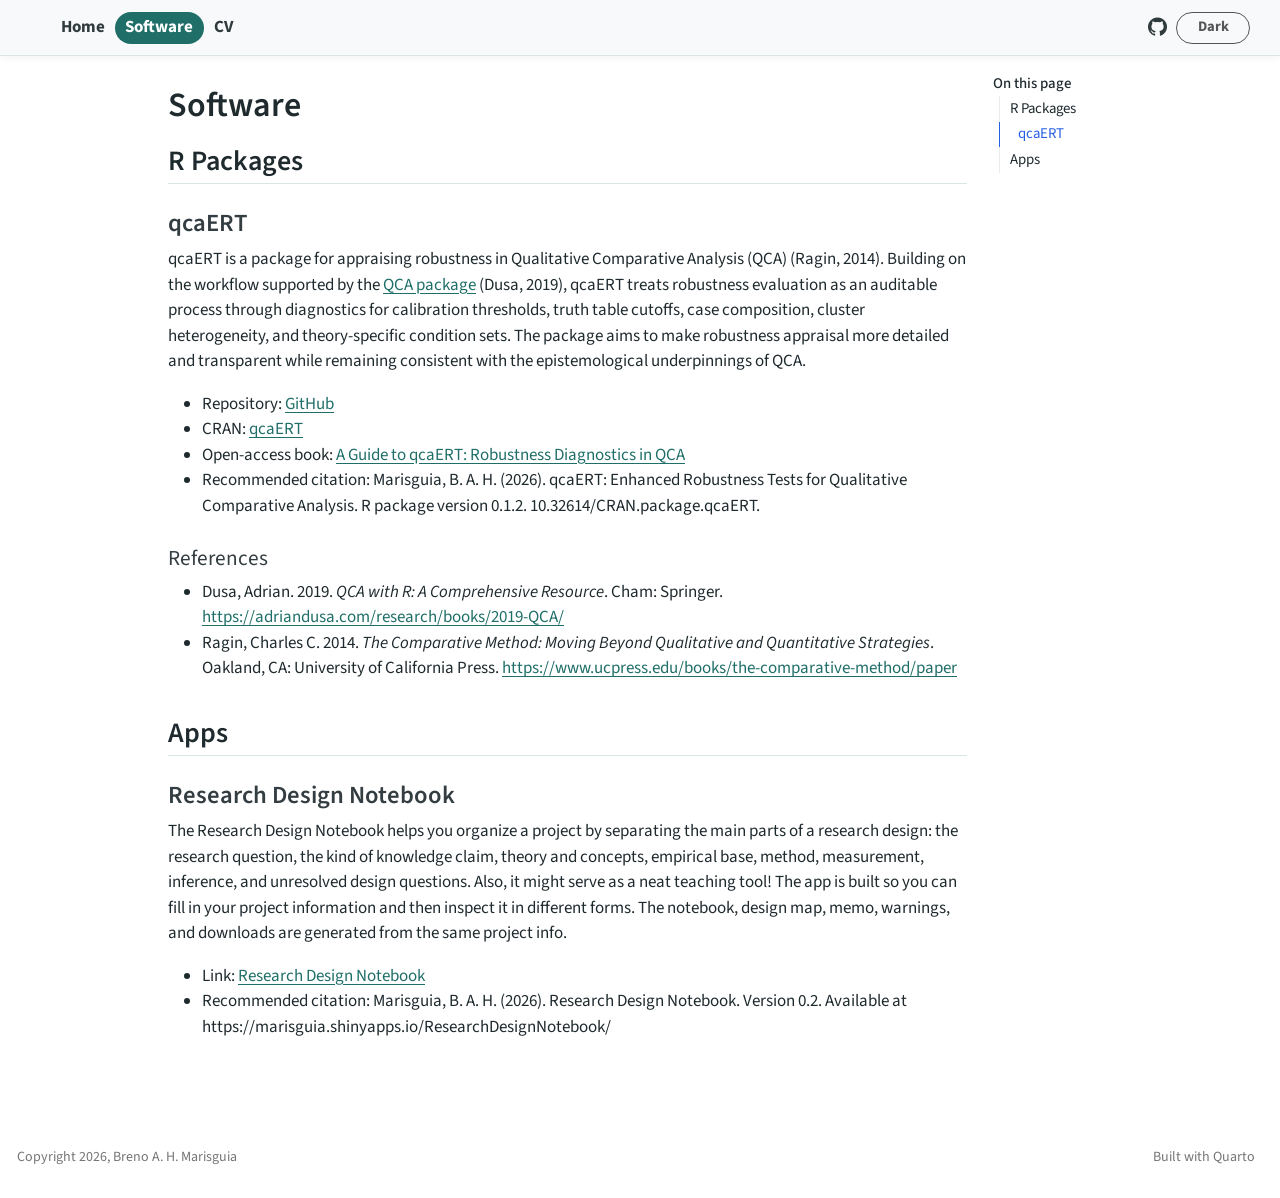
<file: docs/software.html>
<!DOCTYPE html>
<html xmlns="http://www.w3.org/1999/xhtml" lang="en" xml:lang="en"><head>

<meta charset="utf-8">
<meta name="generator" content="quarto-1.8.25">

<meta name="viewport" content="width=device-width, initial-scale=1.0, user-scalable=yes">


<title>Software – Breno A. H. Marisguia</title>
<style>
code{white-space: pre-wrap;}
span.smallcaps{font-variant: small-caps;}
div.columns{display: flex; gap: min(4vw, 1.5em);}
div.column{flex: auto; overflow-x: auto;}
div.hanging-indent{margin-left: 1.5em; text-indent: -1.5em;}
ul.task-list{list-style: none;}
ul.task-list li input[type="checkbox"] {
  width: 0.8em;
  margin: 0 0.8em 0.2em -1em; /* quarto-specific, see https://github.com/quarto-dev/quarto-cli/issues/4556 */ 
  vertical-align: middle;
}
</style>


<script src="site_libs/quarto-nav/quarto-nav.js"></script>
<script src="site_libs/clipboard/clipboard.min.js"></script>
<script src="site_libs/quarto-html/quarto.js" type="module"></script>
<script src="site_libs/quarto-html/tabsets/tabsets.js" type="module"></script>
<script src="site_libs/quarto-html/axe/axe-check.js" type="module"></script>
<script src="site_libs/quarto-html/popper.min.js"></script>
<script src="site_libs/quarto-html/tippy.umd.min.js"></script>
<script src="site_libs/quarto-html/anchor.min.js"></script>
<link href="site_libs/quarto-html/tippy.css" rel="stylesheet">
<link href="site_libs/quarto-html/quarto-syntax-highlighting-7b89279ff1a6dce999919e0e67d4d9ec.css" rel="stylesheet" class="quarto-color-scheme" id="quarto-text-highlighting-styles">
<link href="site_libs/quarto-html/quarto-syntax-highlighting-dark-707d8167ce6003fca903bfe2be84ab7f.css" rel="stylesheet" class="quarto-color-scheme quarto-color-alternate" id="quarto-text-highlighting-styles">
<link href="site_libs/quarto-html/quarto-syntax-highlighting-7b89279ff1a6dce999919e0e67d4d9ec.css" rel="stylesheet" class="quarto-color-scheme-extra" id="quarto-text-highlighting-styles">
<script src="site_libs/bootstrap/bootstrap.min.js"></script>
<link href="site_libs/bootstrap/bootstrap-icons.css" rel="stylesheet">
<link href="site_libs/bootstrap/bootstrap-e31584831b205ffbb2d98406f31c2a5b.min.css" rel="stylesheet" append-hash="true" class="quarto-color-scheme" id="quarto-bootstrap" data-mode="light">
<link href="site_libs/bootstrap/bootstrap-dark-24772959a0e306aba8d7698078628ce7.min.css" rel="stylesheet" append-hash="true" class="quarto-color-scheme quarto-color-alternate" id="quarto-bootstrap" data-mode="dark">
<link href="site_libs/bootstrap/bootstrap-e31584831b205ffbb2d98406f31c2a5b.min.css" rel="stylesheet" append-hash="true" class="quarto-color-scheme-extra" id="quarto-bootstrap" data-mode="light">
<script id="quarto-search-options" type="application/json">{
  "language": {
    "search-no-results-text": "No results",
    "search-matching-documents-text": "matching documents",
    "search-copy-link-title": "Copy link to search",
    "search-hide-matches-text": "Hide additional matches",
    "search-more-match-text": "more match in this document",
    "search-more-matches-text": "more matches in this document",
    "search-clear-button-title": "Clear",
    "search-text-placeholder": "",
    "search-detached-cancel-button-title": "Cancel",
    "search-submit-button-title": "Submit",
    "search-label": "Search"
  }
}</script>


<link rel="stylesheet" href="styles.css">
</head>

<body class="nav-fixed quarto-light"><script id="quarto-html-before-body" type="application/javascript">
    const toggleBodyColorMode = (bsSheetEl) => {
      const mode = bsSheetEl.getAttribute("data-mode");
      const bodyEl = window.document.querySelector("body");
      if (mode === "dark") {
        bodyEl.classList.add("quarto-dark");
        bodyEl.classList.remove("quarto-light");
      } else {
        bodyEl.classList.add("quarto-light");
        bodyEl.classList.remove("quarto-dark");
      }
    }
    const toggleBodyColorPrimary = () => {
      const bsSheetEl = window.document.querySelector("link#quarto-bootstrap:not([rel=disabled-stylesheet])");
      if (bsSheetEl) {
        toggleBodyColorMode(bsSheetEl);
      }
    }
    const setColorSchemeToggle = (alternate) => {
      const toggles = window.document.querySelectorAll('.quarto-color-scheme-toggle');
      for (let i=0; i < toggles.length; i++) {
        const toggle = toggles[i];
        if (toggle) {
          if (alternate) {
            toggle.classList.add("alternate");
          } else {
            toggle.classList.remove("alternate");
          }
        }
      }
    };
    const toggleColorMode = (alternate) => {
      // Switch the stylesheets
      const primaryStylesheets = window.document.querySelectorAll('link.quarto-color-scheme:not(.quarto-color-alternate)');
      const alternateStylesheets = window.document.querySelectorAll('link.quarto-color-scheme.quarto-color-alternate');
      manageTransitions('#quarto-margin-sidebar .nav-link', false);
      if (alternate) {
        // note: dark is layered on light, we don't disable primary!
        enableStylesheet(alternateStylesheets);
        for (const sheetNode of alternateStylesheets) {
          if (sheetNode.id === "quarto-bootstrap") {
            toggleBodyColorMode(sheetNode);
          }
        }
      } else {
        disableStylesheet(alternateStylesheets);
        enableStylesheet(primaryStylesheets)
        toggleBodyColorPrimary();
      }
      manageTransitions('#quarto-margin-sidebar .nav-link', true);
      // Switch the toggles
      setColorSchemeToggle(alternate)
      // Hack to workaround the fact that safari doesn't
      // properly recolor the scrollbar when toggling (#1455)
      if (navigator.userAgent.indexOf('Safari') > 0 && navigator.userAgent.indexOf('Chrome') == -1) {
        manageTransitions("body", false);
        window.scrollTo(0, 1);
        setTimeout(() => {
          window.scrollTo(0, 0);
          manageTransitions("body", true);
        }, 40);
      }
    }
    const disableStylesheet = (stylesheets) => {
      for (let i=0; i < stylesheets.length; i++) {
        const stylesheet = stylesheets[i];
        stylesheet.rel = 'disabled-stylesheet';
      }
    }
    const enableStylesheet = (stylesheets) => {
      for (let i=0; i < stylesheets.length; i++) {
        const stylesheet = stylesheets[i];
        if(stylesheet.rel !== 'stylesheet') { // for Chrome, which will still FOUC without this check
          stylesheet.rel = 'stylesheet';
        }
      }
    }
    const manageTransitions = (selector, allowTransitions) => {
      const els = window.document.querySelectorAll(selector);
      for (let i=0; i < els.length; i++) {
        const el = els[i];
        if (allowTransitions) {
          el.classList.remove('notransition');
        } else {
          el.classList.add('notransition');
        }
      }
    }
    const isFileUrl = () => {
      return window.location.protocol === 'file:';
    }
    const hasAlternateSentinel = () => {
      let styleSentinel = getColorSchemeSentinel();
      if (styleSentinel !== null) {
        return styleSentinel === "alternate";
      } else {
        return false;
      }
    }
    const setStyleSentinel = (alternate) => {
      const value = alternate ? "alternate" : "default";
      if (!isFileUrl()) {
        window.localStorage.setItem("quarto-color-scheme", value);
      } else {
        localAlternateSentinel = value;
      }
    }
    const getColorSchemeSentinel = () => {
      if (!isFileUrl()) {
        const storageValue = window.localStorage.getItem("quarto-color-scheme");
        return storageValue != null ? storageValue : localAlternateSentinel;
      } else {
        return localAlternateSentinel;
      }
    }
    const toggleGiscusIfUsed = (isAlternate, darkModeDefault) => {
      const baseTheme = document.querySelector('#giscus-base-theme')?.value ?? 'light';
      const alternateTheme = document.querySelector('#giscus-alt-theme')?.value ?? 'dark';
      let newTheme = '';
      if(authorPrefersDark) {
        newTheme = isAlternate ? baseTheme : alternateTheme;
      } else {
        newTheme = isAlternate ? alternateTheme : baseTheme;
      }
      const changeGiscusTheme = () => {
        // From: https://github.com/giscus/giscus/issues/336
        const sendMessage = (message) => {
          const iframe = document.querySelector('iframe.giscus-frame');
          if (!iframe) return;
          iframe.contentWindow.postMessage({ giscus: message }, 'https://giscus.app');
        }
        sendMessage({
          setConfig: {
            theme: newTheme
          }
        });
      }
      const isGiscussLoaded = window.document.querySelector('iframe.giscus-frame') !== null;
      if (isGiscussLoaded) {
        changeGiscusTheme();
      }
    };
    const authorPrefersDark = false;
    const darkModeDefault = authorPrefersDark;
      document.querySelector('link#quarto-text-highlighting-styles.quarto-color-scheme-extra').rel = 'disabled-stylesheet';
      document.querySelector('link#quarto-bootstrap.quarto-color-scheme-extra').rel = 'disabled-stylesheet';
    let localAlternateSentinel = darkModeDefault ? 'alternate' : 'default';
    // Dark / light mode switch
    window.quartoToggleColorScheme = () => {
      // Read the current dark / light value
      let toAlternate = !hasAlternateSentinel();
      toggleColorMode(toAlternate);
      setStyleSentinel(toAlternate);
      toggleGiscusIfUsed(toAlternate, darkModeDefault);
      window.dispatchEvent(new Event('resize'));
    };
    // Switch to dark mode if need be
    if (hasAlternateSentinel()) {
      toggleColorMode(true);
    } else {
      toggleColorMode(false);
    }
  </script>

<div id="quarto-search-results"></div>
  <header id="quarto-header" class="headroom fixed-top">
    <nav class="navbar navbar-expand-lg " data-bs-theme="dark">
      <div class="navbar-container container-fluid">
      <div class="navbar-brand-container mx-auto">
    <a href="./index.html" class="navbar-brand navbar-brand-logo">
    </a>
    <a class="navbar-brand" href="./index.html">
    <span class="navbar-title">Breno A. H. Marisguia</span>
    </a>
  </div>
          <button class="navbar-toggler" type="button" data-bs-toggle="collapse" data-bs-target="#navbarCollapse" aria-controls="navbarCollapse" role="menu" aria-expanded="false" aria-label="Toggle navigation" onclick="if (window.quartoToggleHeadroom) { window.quartoToggleHeadroom(); }">
  <span class="navbar-toggler-icon"></span>
</button>
          <div class="collapse navbar-collapse" id="navbarCollapse">
            <ul class="navbar-nav navbar-nav-scroll me-auto">
  <li class="nav-item">
    <a class="nav-link" href="./index.html"> 
<span class="menu-text">Home</span></a>
  </li>  
  <li class="nav-item">
    <a class="nav-link active" href="./software.html" aria-current="page"> 
<span class="menu-text">Software</span></a>
  </li>  
  <li class="nav-item">
    <a class="nav-link" href="./cv.html"> 
<span class="menu-text">CV</span></a>
  </li>  
</ul>
            <ul class="navbar-nav navbar-nav-scroll ms-auto">
  <li class="nav-item compact">
    <a class="nav-link" href="https://github.com/marisguia"> <i class="bi bi-github" role="img" aria-label="GitHub">
</i> 
<span class="menu-text"></span></a>
  </li>  
</ul>
          </div> <!-- /navcollapse -->
            <div class="quarto-navbar-tools">
  <a href="" class="quarto-color-scheme-toggle quarto-navigation-tool  px-1" onclick="window.quartoToggleColorScheme(); return false;" title="Toggle dark mode"><i class="bi"></i></a>
</div>
      </div> <!-- /container-fluid -->
    </nav>
</header>
<!-- content -->
<div id="quarto-content" class="quarto-container page-columns page-rows-contents page-layout-article page-navbar">
<!-- sidebar -->
<!-- margin-sidebar -->
    <div id="quarto-margin-sidebar" class="sidebar margin-sidebar">
        <nav id="TOC" role="doc-toc" class="toc-active">
    <h2 id="toc-title">On this page</h2>
   
  <ul>
  <li><a href="#r-packages" id="toc-r-packages" class="nav-link active" data-scroll-target="#r-packages">R Packages</a>
  <ul class="collapse">
  <li><a href="#qcaert" id="toc-qcaert" class="nav-link" data-scroll-target="#qcaert">qcaERT</a></li>
  </ul></li>
  <li><a href="#apps" id="toc-apps" class="nav-link" data-scroll-target="#apps">Apps</a>
  <ul class="collapse">
  <li><a href="#research-design-notebook" id="toc-research-design-notebook" class="nav-link" data-scroll-target="#research-design-notebook">Research Design Notebook</a></li>
  </ul></li>
  </ul>
</nav>
    </div>
<!-- main -->
<main class="content" id="quarto-document-content">


<header id="title-block-header" class="quarto-title-block default">
<div class="quarto-title">
<h1 class="title">Software</h1>
</div>



<div class="quarto-title-meta">

    
  
    
  </div>
  


</header>


<section id="r-packages" class="level2">
<h2 class="anchored" data-anchor-id="r-packages">R Packages</h2>
<section id="qcaert" class="level3">
<h3 class="anchored" data-anchor-id="qcaert">qcaERT</h3>
<p>qcaERT is a package for appraising robustness in Qualitative Comparative Analysis (QCA) (Ragin, 2014). Building on the workflow supported by the <a href="https://CRAN.R-project.org/package=QCA">QCA package</a> (Dusa, 2019), qcaERT treats robustness evaluation as an auditable process through diagnostics for calibration thresholds, truth table cutoffs, case composition, cluster heterogeneity, and theory-specific condition sets. The package aims to make robustness appraisal more detailed and transparent while remaining consistent with the epistemological underpinnings of QCA.</p>
<ul>
<li>Repository: <a href="https://github.com/marisguia/qcaERT">GitHub</a></li>
<li>CRAN: <a href="https://CRAN.R-project.org/package=qcaERT">qcaERT</a></li>
<li>Open-access book: <a href="https://marisguia.github.io/qcaERT/">A Guide to qcaERT: Robustness Diagnostics in QCA</a></li>
<li>Recommended citation: Marisguia, B. A. H. (2026). qcaERT: Enhanced Robustness Tests for Qualitative Comparative Analysis. R package version 0.1.2. 10.32614/CRAN.package.qcaERT.</li>
</ul>
<section id="references" class="level4">
<h4 class="anchored" data-anchor-id="references">References</h4>
<ul>
<li>Dusa, Adrian. 2019. <em>QCA with R: A Comprehensive Resource</em>. Cham: Springer. <a href="https://adriandusa.com/research/books/2019-QCA/">https://adriandusa.com/research/books/2019-QCA/</a></li>
<li>Ragin, Charles C. 2014. <em>The Comparative Method: Moving Beyond Qualitative and Quantitative Strategies</em>. Oakland, CA: University of California Press. <a href="https://www.ucpress.edu/books/the-comparative-method/paper">https://www.ucpress.edu/books/the-comparative-method/paper</a></li>
</ul>
</section>
</section>
</section>
<section id="apps" class="level2">
<h2 class="anchored" data-anchor-id="apps">Apps</h2>
<section id="research-design-notebook" class="level3">
<h3 class="anchored" data-anchor-id="research-design-notebook">Research Design Notebook</h3>
<p>The Research Design Notebook helps you organize a project by separating the main parts of a research design: the research question, the kind of knowledge claim, theory and concepts, empirical base, method, measurement, inference, and unresolved design questions. Also, it might serve as a neat teaching tool! The app is built so you can fill in your project information and then inspect it in different forms. The notebook, design map, memo, warnings, and downloads are generated from the same project info.</p>
<ul>
<li>Link: <a href="https://marisguia.shinyapps.io/ResearchDesignNotebook/">Research Design Notebook</a></li>
<li>Recommended citation: Marisguia, B. A. H. (2026). Research Design Notebook. Version 0.2. Available at https://marisguia.shinyapps.io/ResearchDesignNotebook/</li>
</ul>


</section>
</section>

</main> <!-- /main -->
<script id="quarto-html-after-body" type="application/javascript">
  window.document.addEventListener("DOMContentLoaded", function (event) {
    // Ensure there is a toggle, if there isn't float one in the top right
    if (window.document.querySelector('.quarto-color-scheme-toggle') === null) {
      const a = window.document.createElement('a');
      a.classList.add('top-right');
      a.classList.add('quarto-color-scheme-toggle');
      a.href = "";
      a.onclick = function() { try { window.quartoToggleColorScheme(); } catch {} return false; };
      const i = window.document.createElement("i");
      i.classList.add('bi');
      a.appendChild(i);
      window.document.body.appendChild(a);
    }
    setColorSchemeToggle(hasAlternateSentinel())
    const icon = "";
    const anchorJS = new window.AnchorJS();
    anchorJS.options = {
      placement: 'right',
      icon: icon
    };
    anchorJS.add('.anchored');
    const isCodeAnnotation = (el) => {
      for (const clz of el.classList) {
        if (clz.startsWith('code-annotation-')) {                     
          return true;
        }
      }
      return false;
    }
    const onCopySuccess = function(e) {
      // button target
      const button = e.trigger;
      // don't keep focus
      button.blur();
      // flash "checked"
      button.classList.add('code-copy-button-checked');
      var currentTitle = button.getAttribute("title");
      button.setAttribute("title", "Copied!");
      let tooltip;
      if (window.bootstrap) {
        button.setAttribute("data-bs-toggle", "tooltip");
        button.setAttribute("data-bs-placement", "left");
        button.setAttribute("data-bs-title", "Copied!");
        tooltip = new bootstrap.Tooltip(button, 
          { trigger: "manual", 
            customClass: "code-copy-button-tooltip",
            offset: [0, -8]});
        tooltip.show();    
      }
      setTimeout(function() {
        if (tooltip) {
          tooltip.hide();
          button.removeAttribute("data-bs-title");
          button.removeAttribute("data-bs-toggle");
          button.removeAttribute("data-bs-placement");
        }
        button.setAttribute("title", currentTitle);
        button.classList.remove('code-copy-button-checked');
      }, 1000);
      // clear code selection
      e.clearSelection();
    }
    const getTextToCopy = function(trigger) {
      const outerScaffold = trigger.parentElement.cloneNode(true);
      const codeEl = outerScaffold.querySelector('code');
      for (const childEl of codeEl.children) {
        if (isCodeAnnotation(childEl)) {
          childEl.remove();
        }
      }
      return codeEl.innerText;
    }
    const clipboard = new window.ClipboardJS('.code-copy-button:not([data-in-quarto-modal])', {
      text: getTextToCopy
    });
    clipboard.on('success', onCopySuccess);
    if (window.document.getElementById('quarto-embedded-source-code-modal')) {
      const clipboardModal = new window.ClipboardJS('.code-copy-button[data-in-quarto-modal]', {
        text: getTextToCopy,
        container: window.document.getElementById('quarto-embedded-source-code-modal')
      });
      clipboardModal.on('success', onCopySuccess);
    }
      var localhostRegex = new RegExp(/^(?:http|https):\/\/localhost\:?[0-9]*\//);
      var mailtoRegex = new RegExp(/^mailto:/);
        var filterRegex = new RegExp("https:\/\/marisguia\.github\.io");
      var isInternal = (href) => {
          return filterRegex.test(href) || localhostRegex.test(href) || mailtoRegex.test(href);
      }
      // Inspect non-navigation links and adorn them if external
     var links = window.document.querySelectorAll('a[href]:not(.nav-link):not(.navbar-brand):not(.toc-action):not(.sidebar-link):not(.sidebar-item-toggle):not(.pagination-link):not(.no-external):not([aria-hidden]):not(.dropdown-item):not(.quarto-navigation-tool):not(.about-link)');
      for (var i=0; i<links.length; i++) {
        const link = links[i];
        if (!isInternal(link.href)) {
          // undo the damage that might have been done by quarto-nav.js in the case of
          // links that we want to consider external
          if (link.dataset.originalHref !== undefined) {
            link.href = link.dataset.originalHref;
          }
            // target, if specified
            link.setAttribute("target", "_blank");
            if (link.getAttribute("rel") === null) {
              link.setAttribute("rel", "noopener");
            }
        }
      }
    function tippyHover(el, contentFn, onTriggerFn, onUntriggerFn) {
      const config = {
        allowHTML: true,
        maxWidth: 500,
        delay: 100,
        arrow: false,
        appendTo: function(el) {
            return el.parentElement;
        },
        interactive: true,
        interactiveBorder: 10,
        theme: 'quarto',
        placement: 'bottom-start',
      };
      if (contentFn) {
        config.content = contentFn;
      }
      if (onTriggerFn) {
        config.onTrigger = onTriggerFn;
      }
      if (onUntriggerFn) {
        config.onUntrigger = onUntriggerFn;
      }
      window.tippy(el, config); 
    }
    const noterefs = window.document.querySelectorAll('a[role="doc-noteref"]');
    for (var i=0; i<noterefs.length; i++) {
      const ref = noterefs[i];
      tippyHover(ref, function() {
        // use id or data attribute instead here
        let href = ref.getAttribute('data-footnote-href') || ref.getAttribute('href');
        try { href = new URL(href).hash; } catch {}
        const id = href.replace(/^#\/?/, "");
        const note = window.document.getElementById(id);
        if (note) {
          return note.innerHTML;
        } else {
          return "";
        }
      });
    }
    const xrefs = window.document.querySelectorAll('a.quarto-xref');
    const processXRef = (id, note) => {
      // Strip column container classes
      const stripColumnClz = (el) => {
        el.classList.remove("page-full", "page-columns");
        if (el.children) {
          for (const child of el.children) {
            stripColumnClz(child);
          }
        }
      }
      stripColumnClz(note)
      if (id === null || id.startsWith('sec-')) {
        // Special case sections, only their first couple elements
        const container = document.createElement("div");
        if (note.children && note.children.length > 2) {
          container.appendChild(note.children[0].cloneNode(true));
          for (let i = 1; i < note.children.length; i++) {
            const child = note.children[i];
            if (child.tagName === "P" && child.innerText === "") {
              continue;
            } else {
              container.appendChild(child.cloneNode(true));
              break;
            }
          }
          if (window.Quarto?.typesetMath) {
            window.Quarto.typesetMath(container);
          }
          return container.innerHTML
        } else {
          if (window.Quarto?.typesetMath) {
            window.Quarto.typesetMath(note);
          }
          return note.innerHTML;
        }
      } else {
        // Remove any anchor links if they are present
        const anchorLink = note.querySelector('a.anchorjs-link');
        if (anchorLink) {
          anchorLink.remove();
        }
        if (window.Quarto?.typesetMath) {
          window.Quarto.typesetMath(note);
        }
        if (note.classList.contains("callout")) {
          return note.outerHTML;
        } else {
          return note.innerHTML;
        }
      }
    }
    for (var i=0; i<xrefs.length; i++) {
      const xref = xrefs[i];
      tippyHover(xref, undefined, function(instance) {
        instance.disable();
        let url = xref.getAttribute('href');
        let hash = undefined; 
        if (url.startsWith('#')) {
          hash = url;
        } else {
          try { hash = new URL(url).hash; } catch {}
        }
        if (hash) {
          const id = hash.replace(/^#\/?/, "");
          const note = window.document.getElementById(id);
          if (note !== null) {
            try {
              const html = processXRef(id, note.cloneNode(true));
              instance.setContent(html);
            } finally {
              instance.enable();
              instance.show();
            }
          } else {
            // See if we can fetch this
            fetch(url.split('#')[0])
            .then(res => res.text())
            .then(html => {
              const parser = new DOMParser();
              const htmlDoc = parser.parseFromString(html, "text/html");
              const note = htmlDoc.getElementById(id);
              if (note !== null) {
                const html = processXRef(id, note);
                instance.setContent(html);
              } 
            }).finally(() => {
              instance.enable();
              instance.show();
            });
          }
        } else {
          // See if we can fetch a full url (with no hash to target)
          // This is a special case and we should probably do some content thinning / targeting
          fetch(url)
          .then(res => res.text())
          .then(html => {
            const parser = new DOMParser();
            const htmlDoc = parser.parseFromString(html, "text/html");
            const note = htmlDoc.querySelector('main.content');
            if (note !== null) {
              // This should only happen for chapter cross references
              // (since there is no id in the URL)
              // remove the first header
              if (note.children.length > 0 && note.children[0].tagName === "HEADER") {
                note.children[0].remove();
              }
              const html = processXRef(null, note);
              instance.setContent(html);
            } 
          }).finally(() => {
            instance.enable();
            instance.show();
          });
        }
      }, function(instance) {
      });
    }
        let selectedAnnoteEl;
        const selectorForAnnotation = ( cell, annotation) => {
          let cellAttr = 'data-code-cell="' + cell + '"';
          let lineAttr = 'data-code-annotation="' +  annotation + '"';
          const selector = 'span[' + cellAttr + '][' + lineAttr + ']';
          return selector;
        }
        const selectCodeLines = (annoteEl) => {
          const doc = window.document;
          const targetCell = annoteEl.getAttribute("data-target-cell");
          const targetAnnotation = annoteEl.getAttribute("data-target-annotation");
          const annoteSpan = window.document.querySelector(selectorForAnnotation(targetCell, targetAnnotation));
          const lines = annoteSpan.getAttribute("data-code-lines").split(",");
          const lineIds = lines.map((line) => {
            return targetCell + "-" + line;
          })
          let top = null;
          let height = null;
          let parent = null;
          if (lineIds.length > 0) {
              //compute the position of the single el (top and bottom and make a div)
              const el = window.document.getElementById(lineIds[0]);
              top = el.offsetTop;
              height = el.offsetHeight;
              parent = el.parentElement.parentElement;
            if (lineIds.length > 1) {
              const lastEl = window.document.getElementById(lineIds[lineIds.length - 1]);
              const bottom = lastEl.offsetTop + lastEl.offsetHeight;
              height = bottom - top;
            }
            if (top !== null && height !== null && parent !== null) {
              // cook up a div (if necessary) and position it 
              let div = window.document.getElementById("code-annotation-line-highlight");
              if (div === null) {
                div = window.document.createElement("div");
                div.setAttribute("id", "code-annotation-line-highlight");
                div.style.position = 'absolute';
                parent.appendChild(div);
              }
              div.style.top = top - 2 + "px";
              div.style.height = height + 4 + "px";
              div.style.left = 0;
              let gutterDiv = window.document.getElementById("code-annotation-line-highlight-gutter");
              if (gutterDiv === null) {
                gutterDiv = window.document.createElement("div");
                gutterDiv.setAttribute("id", "code-annotation-line-highlight-gutter");
                gutterDiv.style.position = 'absolute';
                const codeCell = window.document.getElementById(targetCell);
                const gutter = codeCell.querySelector('.code-annotation-gutter');
                gutter.appendChild(gutterDiv);
              }
              gutterDiv.style.top = top - 2 + "px";
              gutterDiv.style.height = height + 4 + "px";
            }
            selectedAnnoteEl = annoteEl;
          }
        };
        const unselectCodeLines = () => {
          const elementsIds = ["code-annotation-line-highlight", "code-annotation-line-highlight-gutter"];
          elementsIds.forEach((elId) => {
            const div = window.document.getElementById(elId);
            if (div) {
              div.remove();
            }
          });
          selectedAnnoteEl = undefined;
        };
          // Handle positioning of the toggle
      window.addEventListener(
        "resize",
        throttle(() => {
          elRect = undefined;
          if (selectedAnnoteEl) {
            selectCodeLines(selectedAnnoteEl);
          }
        }, 10)
      );
      function throttle(fn, ms) {
      let throttle = false;
      let timer;
        return (...args) => {
          if(!throttle) { // first call gets through
              fn.apply(this, args);
              throttle = true;
          } else { // all the others get throttled
              if(timer) clearTimeout(timer); // cancel #2
              timer = setTimeout(() => {
                fn.apply(this, args);
                timer = throttle = false;
              }, ms);
          }
        };
      }
        // Attach click handler to the DT
        const annoteDls = window.document.querySelectorAll('dt[data-target-cell]');
        for (const annoteDlNode of annoteDls) {
          annoteDlNode.addEventListener('click', (event) => {
            const clickedEl = event.target;
            if (clickedEl !== selectedAnnoteEl) {
              unselectCodeLines();
              const activeEl = window.document.querySelector('dt[data-target-cell].code-annotation-active');
              if (activeEl) {
                activeEl.classList.remove('code-annotation-active');
              }
              selectCodeLines(clickedEl);
              clickedEl.classList.add('code-annotation-active');
            } else {
              // Unselect the line
              unselectCodeLines();
              clickedEl.classList.remove('code-annotation-active');
            }
          });
        }
    const findCites = (el) => {
      const parentEl = el.parentElement;
      if (parentEl) {
        const cites = parentEl.dataset.cites;
        if (cites) {
          return {
            el,
            cites: cites.split(' ')
          };
        } else {
          return findCites(el.parentElement)
        }
      } else {
        return undefined;
      }
    };
    var bibliorefs = window.document.querySelectorAll('a[role="doc-biblioref"]');
    for (var i=0; i<bibliorefs.length; i++) {
      const ref = bibliorefs[i];
      const citeInfo = findCites(ref);
      if (citeInfo) {
        tippyHover(citeInfo.el, function() {
          var popup = window.document.createElement('div');
          citeInfo.cites.forEach(function(cite) {
            var citeDiv = window.document.createElement('div');
            citeDiv.classList.add('hanging-indent');
            citeDiv.classList.add('csl-entry');
            var biblioDiv = window.document.getElementById('ref-' + cite);
            if (biblioDiv) {
              citeDiv.innerHTML = biblioDiv.innerHTML;
            }
            popup.appendChild(citeDiv);
          });
          return popup.innerHTML;
        });
      }
    }
  });
  </script>
</div> <!-- /content -->
<footer class="footer">
  <div class="nav-footer">
    <div class="nav-footer-left">
<p>Copyright 2026, Breno A. H. Marisguia</p>
</div>   
    <div class="nav-footer-center">
      &nbsp;
    </div>
    <div class="nav-footer-right">
      <ul class="footer-items list-unstyled">
    <li class="nav-item">
    <a class="nav-link" href="https://quarto.org">
<p>Built with Quarto</p>
</a>
  </li>  
</ul>
    </div>
  </div>
</footer>




</body></html>
</file>
<file: docs/site_libs/quarto-html/tippy.css>
.tippy-box[data-animation=fade][data-state=hidden]{opacity:0}[data-tippy-root]{max-width:calc(100vw - 10px)}.tippy-box{position:relative;background-color:#333;color:#fff;border-radius:4px;font-size:14px;line-height:1.4;white-space:normal;outline:0;transition-property:transform,visibility,opacity}.tippy-box[data-placement^=top]>.tippy-arrow{bottom:0}.tippy-box[data-placement^=top]>.tippy-arrow:before{bottom:-7px;left:0;border-width:8px 8px 0;border-top-color:initial;transform-origin:center top}.tippy-box[data-placement^=bottom]>.tippy-arrow{top:0}.tippy-box[data-placement^=bottom]>.tippy-arrow:before{top:-7px;left:0;border-width:0 8px 8px;border-bottom-color:initial;transform-origin:center bottom}.tippy-box[data-placement^=left]>.tippy-arrow{right:0}.tippy-box[data-placement^=left]>.tippy-arrow:before{border-width:8px 0 8px 8px;border-left-color:initial;right:-7px;transform-origin:center left}.tippy-box[data-placement^=right]>.tippy-arrow{left:0}.tippy-box[data-placement^=right]>.tippy-arrow:before{left:-7px;border-width:8px 8px 8px 0;border-right-color:initial;transform-origin:center right}.tippy-box[data-inertia][data-state=visible]{transition-timing-function:cubic-bezier(.54,1.5,.38,1.11)}.tippy-arrow{width:16px;height:16px;color:#333}.tippy-arrow:before{content:"";position:absolute;border-color:transparent;border-style:solid}.tippy-content{position:relative;padding:5px 9px;z-index:1}
</file>
<file: docs/site_libs/quarto-html/quarto-syntax-highlighting-7b89279ff1a6dce999919e0e67d4d9ec.css>
/* quarto syntax highlight colors */
:root {
  --quarto-hl-ot-color: #003B4F;
  --quarto-hl-at-color: #657422;
  --quarto-hl-ss-color: #20794D;
  --quarto-hl-an-color: #5E5E5E;
  --quarto-hl-fu-color: #4758AB;
  --quarto-hl-st-color: #20794D;
  --quarto-hl-cf-color: #003B4F;
  --quarto-hl-op-color: #5E5E5E;
  --quarto-hl-er-color: #AD0000;
  --quarto-hl-bn-color: #AD0000;
  --quarto-hl-al-color: #AD0000;
  --quarto-hl-va-color: #111111;
  --quarto-hl-bu-color: inherit;
  --quarto-hl-ex-color: inherit;
  --quarto-hl-pp-color: #AD0000;
  --quarto-hl-in-color: #5E5E5E;
  --quarto-hl-vs-color: #20794D;
  --quarto-hl-wa-color: #5E5E5E;
  --quarto-hl-do-color: #5E5E5E;
  --quarto-hl-im-color: #00769E;
  --quarto-hl-ch-color: #20794D;
  --quarto-hl-dt-color: #AD0000;
  --quarto-hl-fl-color: #AD0000;
  --quarto-hl-co-color: #5E5E5E;
  --quarto-hl-cv-color: #5E5E5E;
  --quarto-hl-cn-color: #8f5902;
  --quarto-hl-sc-color: #5E5E5E;
  --quarto-hl-dv-color: #AD0000;
  --quarto-hl-kw-color: #003B4F;
}

/* other quarto variables */
:root {
  --quarto-font-monospace: SFMono-Regular, Menlo, Monaco, Consolas, "Liberation Mono", "Courier New", monospace;
}

/* syntax highlight based on Pandoc's rules */
pre > code.sourceCode > span {
  color: #003B4F;
}

code.sourceCode > span {
  color: #003B4F;
}

div.sourceCode,
div.sourceCode pre.sourceCode {
  color: #003B4F;
}

/* Normal */
code span {
  color: #003B4F;
}

/* Alert */
code span.al {
  color: #AD0000;
  font-style: inherit;
}

/* Annotation */
code span.an {
  color: #5E5E5E;
  font-style: inherit;
}

/* Attribute */
code span.at {
  color: #657422;
  font-style: inherit;
}

/* BaseN */
code span.bn {
  color: #AD0000;
  font-style: inherit;
}

/* BuiltIn */
code span.bu {
  font-style: inherit;
}

/* ControlFlow */
code span.cf {
  color: #003B4F;
  font-weight: bold;
  font-style: inherit;
}

/* Char */
code span.ch {
  color: #20794D;
  font-style: inherit;
}

/* Constant */
code span.cn {
  color: #8f5902;
  font-style: inherit;
}

/* Comment */
code span.co {
  color: #5E5E5E;
  font-style: inherit;
}

/* CommentVar */
code span.cv {
  color: #5E5E5E;
  font-style: italic;
}

/* Documentation */
code span.do {
  color: #5E5E5E;
  font-style: italic;
}

/* DataType */
code span.dt {
  color: #AD0000;
  font-style: inherit;
}

/* DecVal */
code span.dv {
  color: #AD0000;
  font-style: inherit;
}

/* Error */
code span.er {
  color: #AD0000;
  font-style: inherit;
}

/* Extension */
code span.ex {
  font-style: inherit;
}

/* Float */
code span.fl {
  color: #AD0000;
  font-style: inherit;
}

/* Function */
code span.fu {
  color: #4758AB;
  font-style: inherit;
}

/* Import */
code span.im {
  color: #00769E;
  font-style: inherit;
}

/* Information */
code span.in {
  color: #5E5E5E;
  font-style: inherit;
}

/* Keyword */
code span.kw {
  color: #003B4F;
  font-weight: bold;
  font-style: inherit;
}

/* Operator */
code span.op {
  color: #5E5E5E;
  font-style: inherit;
}

/* Other */
code span.ot {
  color: #003B4F;
  font-style: inherit;
}

/* Preprocessor */
code span.pp {
  color: #AD0000;
  font-style: inherit;
}

/* SpecialChar */
code span.sc {
  color: #5E5E5E;
  font-style: inherit;
}

/* SpecialString */
code span.ss {
  color: #20794D;
  font-style: inherit;
}

/* String */
code span.st {
  color: #20794D;
  font-style: inherit;
}

/* Variable */
code span.va {
  color: #111111;
  font-style: inherit;
}

/* VerbatimString */
code span.vs {
  color: #20794D;
  font-style: inherit;
}

/* Warning */
code span.wa {
  color: #5E5E5E;
  font-style: italic;
}

.prevent-inlining {
  content: "</";
}

/*# sourceMappingURL=3944bc705cfaf4c80e56f77c5205168a.css.map */
</file>
<file: docs/site_libs/quarto-html/quarto-syntax-highlighting-dark-707d8167ce6003fca903bfe2be84ab7f.css>
/* quarto syntax highlight colors */
:root {
  --quarto-hl-al-color: #f07178;
  --quarto-hl-an-color: #d4d0ab;
  --quarto-hl-at-color: #00e0e0;
  --quarto-hl-bn-color: #d4d0ab;
  --quarto-hl-bu-color: #abe338;
  --quarto-hl-ch-color: #abe338;
  --quarto-hl-co-color: #f8f8f2;
  --quarto-hl-cv-color: #ffd700;
  --quarto-hl-cn-color: #ffd700;
  --quarto-hl-cf-color: #ffa07a;
  --quarto-hl-dt-color: #ffa07a;
  --quarto-hl-dv-color: #d4d0ab;
  --quarto-hl-do-color: #f8f8f2;
  --quarto-hl-er-color: #f07178;
  --quarto-hl-ex-color: #00e0e0;
  --quarto-hl-fl-color: #d4d0ab;
  --quarto-hl-fu-color: #ffa07a;
  --quarto-hl-im-color: #abe338;
  --quarto-hl-in-color: #d4d0ab;
  --quarto-hl-kw-color: #ffa07a;
  --quarto-hl-op-color: #ffa07a;
  --quarto-hl-ot-color: #00e0e0;
  --quarto-hl-pp-color: #dcc6e0;
  --quarto-hl-re-color: #00e0e0;
  --quarto-hl-sc-color: #abe338;
  --quarto-hl-ss-color: #abe338;
  --quarto-hl-st-color: #abe338;
  --quarto-hl-va-color: #00e0e0;
  --quarto-hl-vs-color: #abe338;
  --quarto-hl-wa-color: #dcc6e0;
}

/* other quarto variables */
:root {
  --quarto-font-monospace: SFMono-Regular, Menlo, Monaco, Consolas, "Liberation Mono", "Courier New", monospace;
}

/* syntax highlight based on Pandoc's rules */
pre > code.sourceCode > span {
  color: #f8f8f2;
}

code.sourceCode > span {
  color: #f8f8f2;
}

div.sourceCode,
div.sourceCode pre.sourceCode {
  color: #f8f8f2;
}

/* Normal */
code span {
  color: #f8f8f2;
}

/* Alert */
code span.al {
  color: #f07178;
}

/* Annotation */
code span.an {
  color: #d4d0ab;
}

/* Attribute */
code span.at {
  color: #00e0e0;
}

/* BaseN */
code span.bn {
  color: #d4d0ab;
}

/* BuiltIn */
code span.bu {
  color: #abe338;
}

/* ControlFlow */
code span.cf {
  font-weight: bold;
  color: #ffa07a;
}

/* Char */
code span.ch {
  color: #abe338;
}

/* Constant */
code span.cn {
  color: #ffd700;
}

/* Comment */
code span.co {
  font-style: italic;
  color: #f8f8f2;
}

/* CommentVar */
code span.cv {
  color: #ffd700;
}

/* Documentation */
code span.do {
  color: #f8f8f2;
}

/* DataType */
code span.dt {
  color: #ffa07a;
}

/* DecVal */
code span.dv {
  color: #d4d0ab;
}

/* Error */
code span.er {
  color: #f07178;
  text-decoration: underline;
}

/* Extension */
code span.ex {
  font-weight: bold;
  color: #00e0e0;
}

/* Float */
code span.fl {
  color: #d4d0ab;
}

/* Function */
code span.fu {
  color: #ffa07a;
}

/* Import */
code span.im {
  color: #abe338;
}

/* Information */
code span.in {
  color: #d4d0ab;
}

/* Keyword */
code span.kw {
  font-weight: bold;
  color: #ffa07a;
}

/* Operator */
code span.op {
  color: #ffa07a;
}

/* Other */
code span.ot {
  color: #00e0e0;
}

/* Preprocessor */
code span.pp {
  color: #dcc6e0;
}

/* RegionMarker */
code span.re {
  background-color: #f8f8f2;
  color: #00e0e0;
}

/* SpecialChar */
code span.sc {
  color: #abe338;
}

/* SpecialString */
code span.ss {
  color: #abe338;
}

/* String */
code span.st {
  color: #abe338;
}

/* Variable */
code span.va {
  color: #00e0e0;
}

/* VerbatimString */
code span.vs {
  color: #abe338;
}

/* Warning */
code span.wa {
  color: #dcc6e0;
}

.prevent-inlining {
  content: "</";
}

/*# sourceMappingURL=f5ab3bb6f5ded8da9f12dd3a91d3da26.css.map */
</file>
<file: docs/styles.css>
/* Small custom layer on top of the Quarto theme. */

:root {
  --mg-teal: #1f6f68;
  --mg-rust: #9d4635;
  --mg-ink: #1f2a2e;
  --mg-dark-bg: #14191b;
  --mg-dark-ink: #edf3f2;
  --mg-dark-muted: #c0cbc8;
  --mg-dark-link: #6ed6cf;
  --mg-dark-line: #344044;
}

body {
  color: var(--mg-ink);
}

a {
  color: var(--mg-teal);
}

a:hover {
  color: var(--mg-rust);
}

.navbar-title {
  font-weight: 700;
  display: none;
}

.navbar {
  min-height: 56px;
  padding-top: 0.35rem;
  padding-bottom: 0.35rem;
  border-bottom: 1px solid #dbe5e1;
  box-shadow: 0 1px 8px rgb(31 42 46 / 6%);
}

.navbar-container,
.navbar-collapse,
.navbar-nav,
.quarto-navbar-tools {
  align-items: center;
  min-height: 40px;
}

.quarto-navbar-tools {
  display: flex;
}

.navbar .nav-link,
.quarto-navigation-tool {
  display: inline-flex;
  align-items: center;
  height: 32px;
}

.navbar-nav .nav-link {
  padding: 0 0.78rem;
  border-radius: 999px;
  color: #2f3a3d;
  font-weight: 700;
  text-decoration: none;
}

.navbar-nav .nav-link:hover {
  background: rgb(31 111 104 / 10%);
  color: var(--mg-teal);
}

.navbar-nav .nav-link.active,
.navbar-nav .nav-link[aria-current="page"] {
  background: var(--mg-teal);
  color: #ffffff;
}

.quarto-color-scheme-toggle {
  display: inline-flex;
  align-items: center;
  justify-content: center;
  min-width: 74px;
  height: 32px;
  padding: 0 0.75rem;
  border: 1px solid currentColor;
  border-radius: 999px;
  font-size: 0.86rem;
  font-weight: 700;
  line-height: 1;
  text-decoration: none;
}

.quarto-color-scheme-toggle::before {
  content: "Dark";
}

.quarto-color-scheme-toggle.alternate::before {
  content: "Light";
}

.quarto-color-scheme-toggle .bi {
  display: none;
}

.quarto-title-block .title {
  color: var(--mg-ink);
}

.quarto-title-block .subtitle {
  color: #5f6f6b;
}

h2 {
  border-bottom: 1px solid #dbe5e1;
  padding-bottom: 0.25rem;
}

body.quarto-dark {
  background-color: var(--mg-dark-bg);
  color: var(--mg-dark-ink);
}

body.quarto-dark a {
  color: var(--mg-dark-link);
}

body.quarto-dark a:hover {
  color: #9fe7e2;
}

body.quarto-dark .quarto-title-block .title {
  color: var(--mg-dark-ink);
}

body.quarto-dark .quarto-title-block .subtitle,
body.quarto-dark .lead,
body.quarto-dark .description,
body.quarto-dark .quarto-title-meta {
  color: var(--mg-dark-muted);
}

body.quarto-dark h1,
body.quarto-dark h2,
body.quarto-dark h3,
body.quarto-dark h4,
body.quarto-dark h5,
body.quarto-dark h6,
body.quarto-dark p,
body.quarto-dark li,
body.quarto-dark dd,
body.quarto-dark dt {
  color: var(--mg-dark-ink);
}

body.quarto-dark h2 {
  border-bottom-color: var(--mg-dark-line);
}

body.quarto-dark .navbar {
  border-bottom-color: var(--mg-dark-line);
  box-shadow: 0 1px 8px rgb(0 0 0 / 24%);
}

body.quarto-dark .navbar-nav .nav-link {
  color: var(--mg-dark-ink);
}

body.quarto-dark .navbar-nav .nav-link:hover {
  background: rgb(110 214 207 / 14%);
  color: var(--mg-dark-link);
}

body.quarto-dark .navbar-nav .nav-link.active,
body.quarto-dark .navbar-nav .nav-link[aria-current="page"] {
  background: var(--mg-dark-link);
  color: #102022;
}

body.quarto-dark #TOC,
body.quarto-dark .toc-active {
  color: var(--mg-dark-muted);
}

.profile-photo {
  display: block;
  float: right;
  width: min(32%, 240px);
  margin: 0.1rem 0 1rem 2rem;
  border-radius: 8px;
}

@media (max-width: 768px) {
  .profile-photo {
    float: none;
    width: min(100%, 280px);
    margin: 0 0 1.25rem 0;
  }
}
</file>
